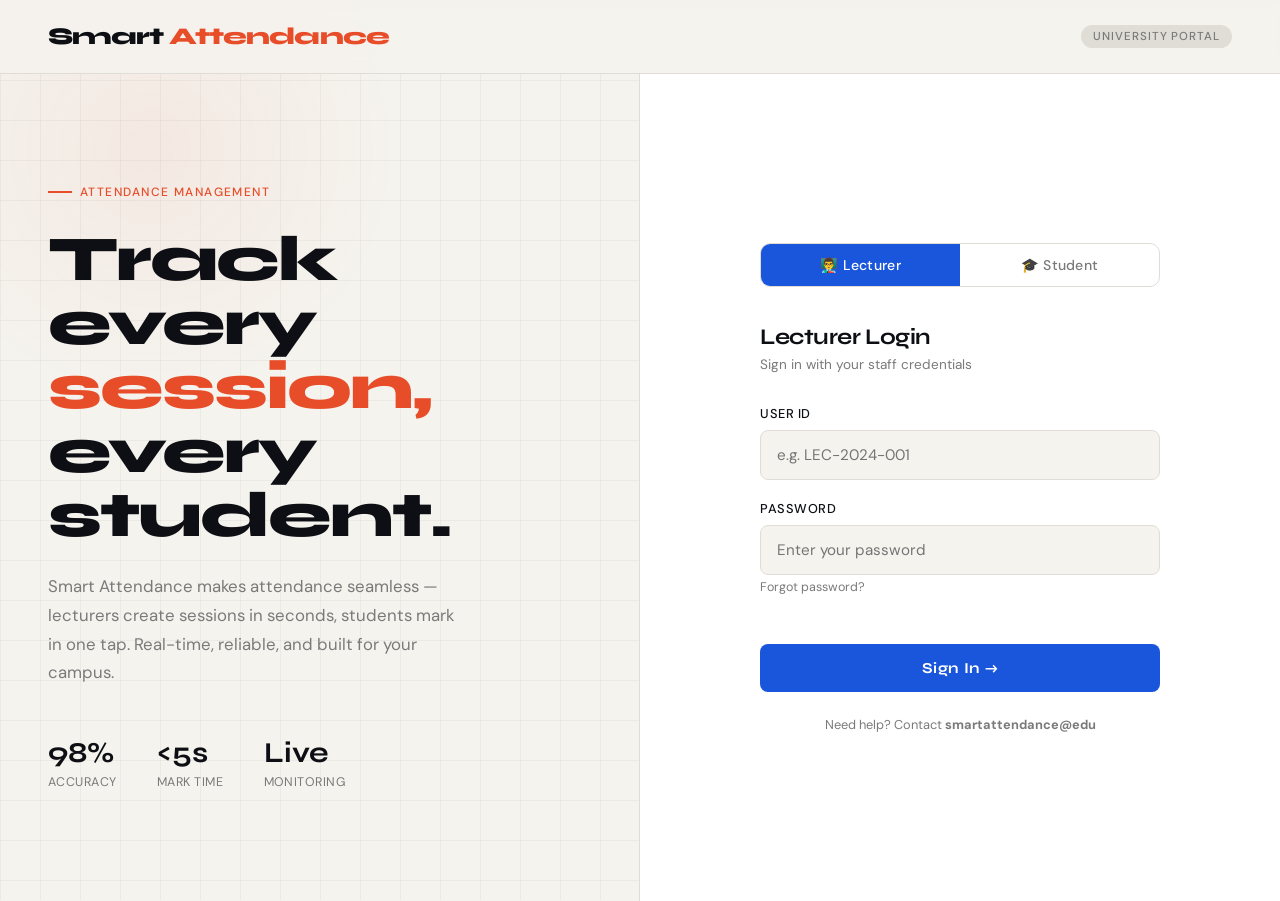
<file: index.html>
<!DOCTYPE html>
<html lang="en">
<head>
<meta charset="UTF-8">
<meta name="viewport" content="width=device-width, initial-scale=1.0">
<title>AttendX — University Attendance System</title>
<link href="https://fonts.googleapis.com/css2?family=Syne:wght@400;600;700;800&family=DM+Sans:wght@300;400;500&display=swap" rel="stylesheet">
<link rel="stylesheet" href="index.css" />
</head>
<body>

<div class="deco-circle deco-1"></div>
<div class="deco-circle deco-2"></div>

<nav>
  <a href="#" class="logo">Smart <span>Attendance <span></span></a>
  <span class="nav-badge">University Portal</span>
</nav>

<main class="hero">
  <div class="hero-left">
    <span class="eyebrow">Attendance Management</span>
    <h1>Track every <em>session,</em> every student.</h1>
    <p class="hero-desc">Smart Attendance makes attendance seamless — lecturers create sessions in seconds, students mark in one tap. Real-time, reliable, and built for your campus.</p>
    <div class="stats">
      <div class="stat-item">
        <span class="stat-num">98%</span>
        <span class="stat-label">Accuracy</span>
      </div>
      <div class="stat-item">
        <span class="stat-num">&lt;5s</span>
        <span class="stat-label">Mark Time</span>
      </div>
      <div class="stat-item">
        <span class="stat-num">Live</span>
        <span class="stat-label">Monitoring</span>
      </div>
    </div>
  </div>

  <div class="hero-right">
    <div class="login-container" id="loginContainer">

      <div class="tab-group">
        <button class="tab-btn active" data-role="lecturer" onclick="switchRole('lecturer')">👨‍🏫 Lecturer</button>
        <button class="tab-btn" data-role="student" onclick="switchRole('student')">🎓 Student</button>
      </div>

      <div>
        <h2 class="login-title" id="loginTitle">Lecturer Login</h2>
        <p class="login-subtitle" id="loginSubtitle">Sign in with your staff credentials</p>
      </div>

      <div class="error-msg" id="errorMsg">Invalid User ID or password. Please try again.</div>

      <div>
        <div class="field-group">
          <label for="userId">User ID</label>
          <input type="text" id="userId" placeholder="e.g. LEC-2024-001" autocomplete="off">
        </div>
        <div class="field-group">
          <label for="password">Password</label>
          <input type="password" id="password" placeholder="Enter your password">
          <span class="forgot">Forgot password?</span>
        </div>

        <button class="login-btn" onclick="handleLogin()">
          Sign In →
        </button>
      </div>

      <p class="login-footer">Need help? Contact <strong>smartattendance@edu</strong></p>

    </div>
  </div>
</main>

<script src="index.js"></script>

</body>
</html>
</file>
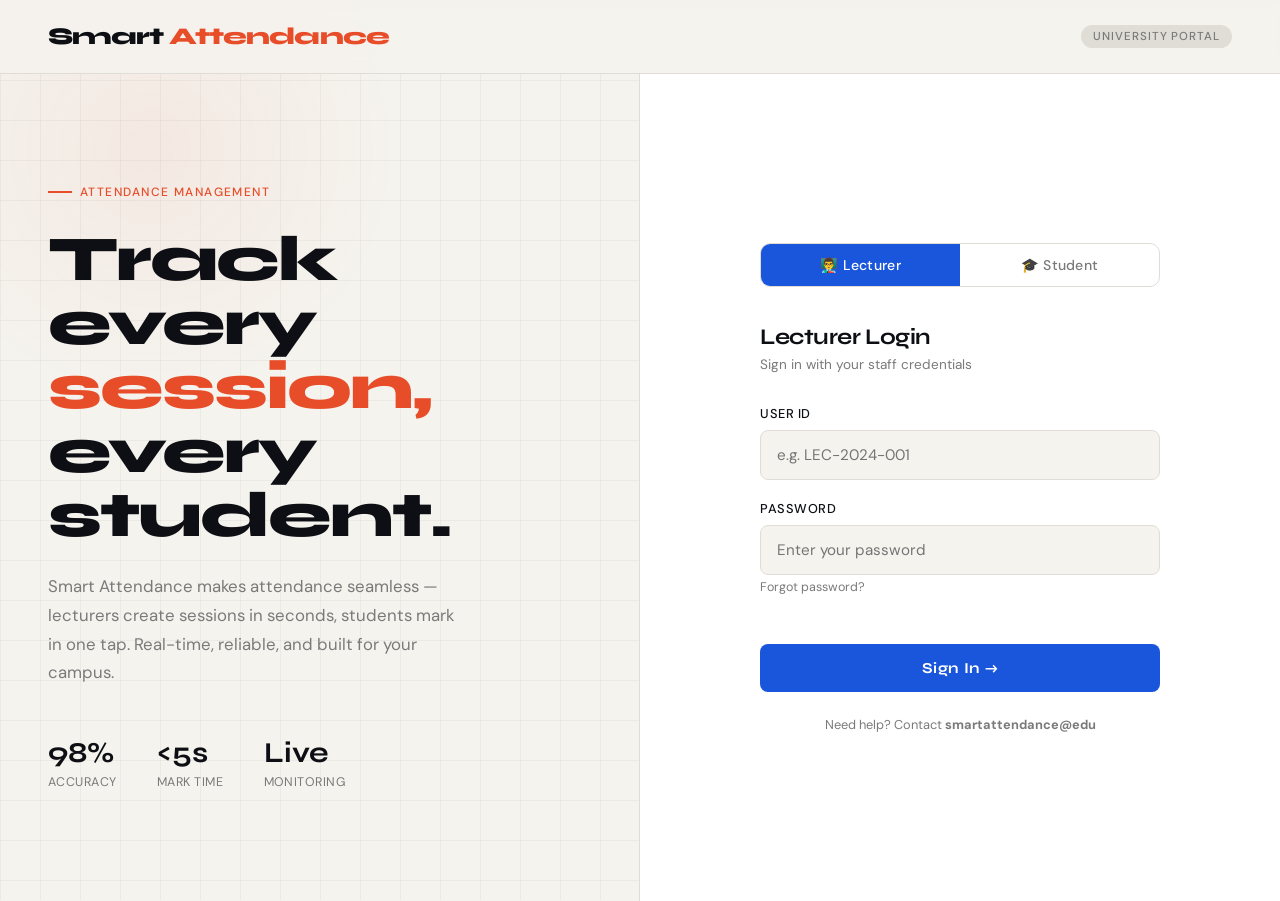
<file: landing.html>
<!DOCTYPE html>
<html lang="en">
<head>
<meta charset="UTF-8">
<meta name="viewport" content="width=device-width, initial-scale=1.0">
<title>AttendX — University Attendance System</title>
<link href="https://fonts.googleapis.com/css2?family=Syne:wght@400;600;700;800&family=DM+Sans:wght@300;400;500&display=swap" rel="stylesheet">
<link rel="stylesheet" href="landing.css" />
</head>
<body>

<div class="deco-circle deco-1"></div>
<div class="deco-circle deco-2"></div>

<nav>
  <a href="#" class="logo">Smart <span>Attendance <span></span></a>
  <span class="nav-badge">University Portal</span>
</nav>

<main class="hero">
  <div class="hero-left">
    <span class="eyebrow">Attendance Management</span>
    <h1>Track every <em>session,</em> every student.</h1>
    <p class="hero-desc">Smart Attendance makes attendance seamless — lecturers create sessions in seconds, students mark in one tap. Real-time, reliable, and built for your campus.</p>
    <div class="stats">
      <div class="stat-item">
        <span class="stat-num">98%</span>
        <span class="stat-label">Accuracy</span>
      </div>
      <div class="stat-item">
        <span class="stat-num">&lt;5s</span>
        <span class="stat-label">Mark Time</span>
      </div>
      <div class="stat-item">
        <span class="stat-num">Live</span>
        <span class="stat-label">Monitoring</span>
      </div>
    </div>
  </div>

  <div class="hero-right">
    <div class="login-container" id="loginContainer">

      <div class="tab-group">
        <button class="tab-btn active" data-role="lecturer" onclick="switchRole('lecturer')">👨‍🏫 Lecturer</button>
        <button class="tab-btn" data-role="student" onclick="switchRole('student')">🎓 Student</button>
      </div>

      <div>
        <h2 class="login-title" id="loginTitle">Lecturer Login</h2>
        <p class="login-subtitle" id="loginSubtitle">Sign in with your staff credentials</p>
      </div>

      <div class="error-msg" id="errorMsg">Invalid User ID or password. Please try again.</div>

      <div>
        <div class="field-group">
          <label for="userId">User ID</label>
          <input type="text" id="userId" placeholder="e.g. LEC-2024-001" autocomplete="off">
        </div>
        <div class="field-group">
          <label for="password">Password</label>
          <input type="password" id="password" placeholder="Enter your password">
          <span class="forgot">Forgot password?</span>
        </div>

        <button class="login-btn" onclick="handleLogin()">
          Sign In →
        </button>
      </div>

      <p class="login-footer">Need help? Contact <strong>smartattendance@edu</strong></p>

    </div>
  </div>
</main>

<script src="landing.js"></script>

</body>
</html>
</file>
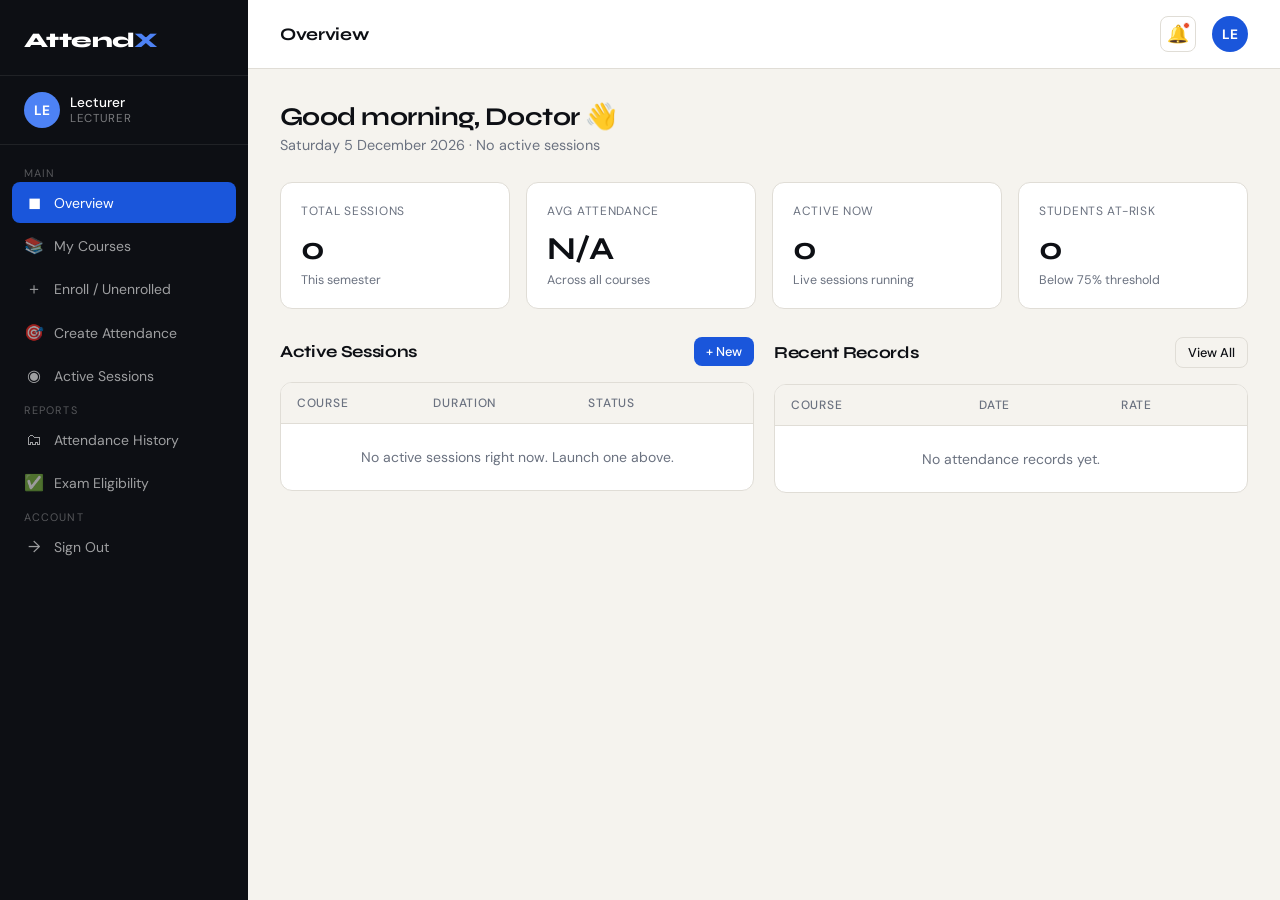
<file: lecturer.html>
<!DOCTYPE html>
<html lang="en">
<head>
<meta charset="UTF-8">
<meta name="viewport" content="width=device-width, initial-scale=1.0">
<title>AttendX — Lecturer Dashboard</title>
<link href="https://fonts.googleapis.com/css2?family=Syne:wght@400;600;700;800&family=DM+Sans:ital,wght@0,300;0,400;0,500;1,400&display=swap" rel="stylesheet">
<link rel="stylesheet" href="lecturer.css" />
</head>
<body>

<!-- ═══════════════════════════════════════════ SIDEBAR -->
<aside class="sidebar">
  <div class="sidebar-logo">Attend<span>X</span></div>
  <div class="sidebar-role">
    <div class="avatar">AO</div>
    <div class="user-info">
      <div class="user-name">Dr. Adebayo Okafor</div>
      <div class="user-role">Lecturer</div>
    </div>
  </div>
  <nav class="sidebar-nav">
    <span class="nav-section-label">Main</span>
    <a class="nav-item active" onclick="showView('overview',this)"><span class="icon">◼</span>Overview</a>
    <a class="nav-item" onclick="showView('mycourses',this)"><span class="icon">📚</span>My Courses</a>
    <a class="nav-item" onclick="showView('enroll',this)"><span class="icon">＋</span>Enroll / Unenrolled</a>
    <a class="nav-item" onclick="showView('create',this)"><span class="icon">🎯</span>Create Attendance</a>
    <a class="nav-item" onclick="showView('monitor',this)"><span class="icon">◉</span>Active Sessions</a>
    <span class="nav-section-label">Reports</span>
    <a class="nav-item" onclick="showView('history',this)"><span class="icon">🗂</span>Attendance History</a>
    <a class="nav-item" onclick="showView('eligibility',this)"><span class="icon">✅</span>Exam Eligibility</a>
    <span class="nav-section-label">Account</span>
    <a class="nav-item" onclick="signOut()"><span class="icon">→</span>Sign Out</a>
  </nav>
</aside>

<!-- ═══════════════════════════════════════════ MAIN -->
<div class="main">
  <div class="topbar">
    <div class="page-title" id="pageTitle">Overview</div>
    <div class="topbar-right">
      <button class="notif-btn">🔔<span class="notif-dot"></span></button>
      <div class="avatar" style="background:#1a56db;">AO</div>
    </div>
  </div>
  <div class="content">

    <!-- ══════════ OVERVIEW ══════════ -->
    <div class="view active" id="view-overview">
      <div class="greeting">
        <h2 id="overviewGreeting">Good day 👋</h2>
        <p id="overviewSub">Loading your dashboard...</p>
      </div>

      <!-- Stats: all populated from API -->
      <div class="stats-grid">
        <div class="stat-card">
          <div class="stat-label-sm">Total Sessions</div>
          <div class="stat-value" id="ovTotalSessions">—</div>
          <div class="stat-sub">This semester</div>
        </div>
        <div class="stat-card">
          <div class="stat-label-sm">Avg Attendance</div>
          <div class="stat-value" id="ovAvgRate">—</div>
          <div class="stat-sub">Across all courses</div>
          <span class="stat-badge badge-blue" id="ovAvgBadge" style="display:none"></span>
        </div>
        <div class="stat-card">
          <div class="stat-label-sm">Active Now</div>
          <div class="stat-value" id="ovActiveCount">—</div>
          <div class="stat-sub">Live sessions running</div>
          <span class="stat-badge badge-green" id="ovActiveBadge" style="display:none"></span>
        </div>
        <div class="stat-card">
          <div class="stat-label-sm">Students At-Risk</div>
          <div class="stat-value" id="ovAtRisk">—</div>
          <div class="stat-sub">Below 75% threshold</div>
          <span class="stat-badge badge-orange" id="ovRiskBadge" style="display:none"></span>
        </div>
      </div>

      <div class="two-col">
        <!-- Active Sessions (live only — no scheduling) -->
        <div>
          <div class="section-header">
            <span class="section-title">Active Sessions</span>
            <button class="btn btn-primary btn-sm"
              onclick="showView('create', document.querySelector('[onclick*=create]'))">
              + New
            </button>
          </div>
          <div id="ovActiveSessionsContainer">
            <div class="table-wrap">
              <table>
                <thead><tr><th>Course</th><th>Duration</th><th>Status</th><th></th></tr></thead>
                <tbody id="ovActiveSessionsBody">
                  <tr><td colspan="4" style="text-align:center;color:var(--muted);padding:24px">
                    Loading...
                  </td></tr>
                </tbody>
              </table>
            </div>
          </div>
        </div>

        <!-- Recent Records -->
        <div>
          <div class="section-header">
            <span class="section-title">Recent Records</span>
            <button class="btn btn-outline btn-sm"
              onclick="showView('history', document.querySelector('[onclick*=history]'))">
              View All
            </button>
          </div>
          <div class="table-wrap">
            <table>
              <thead><tr><th>Course</th><th>Date</th><th>Rate</th></tr></thead>
              <tbody id="ovRecentBody">
                <tr><td colspan="3" style="text-align:center;color:var(--muted);padding:24px">
                  Loading...
                </td></tr>
              </tbody>
            </table>
          </div>
        </div>
      </div>
    </div>

    <!-- ══════════ MY COURSES ══════════ -->
    <div class="view" id="view-mycourses">
      <div class="greeting">
        <h2>My Courses</h2>
        <p>Courses you are currently enrolled in</p>
      </div>
      <div id="myCoursesContainer">Loading...</div>
    </div>

    <!-- ══════════ ENROLL / UNENROLLED ══════════ -->
    <div class="view" id="view-enroll">
      <div class="greeting">
        <h2>Course Enrollment</h2>
        <p>Enroll in new courses or view courses you haven't enrolled in yet</p>
      </div>
      <div class="tabs">
        <div class="tab active" onclick="switchTab(this,'enrolled-tab')">My Enrolled Courses</div>
        <div class="tab" onclick="switchTab(this,'unenrolled-tab')">Unenrolled Courses</div>
      </div>
      <div id="enrolled-tab">
        <div id="enrolledCoursesContainer">Loading...</div>
      </div>
      <div id="unenrolled-tab" style="display:none">
        <div id="unenrolledCoursesContainer">Loading...</div>
      </div>
    </div>

    <!-- ══════════ CREATE ATTENDANCE ══════════ -->
    <div class="view" id="view-create">
      <div class="greeting">
        <h2>Create Attendance Session</h2>
        <p>Fill in the details below to open a new live session for students</p>
      </div>
      <div style="max-width:560px;background:white;border-radius:var(--radius);border:1px solid var(--border);padding:32px;">

        <div class="form-group">
          <label class="form-label">Course</label>
          <select class="form-select" id="createCourseId">
            <option value="">— Select a Course —</option>
          </select>
        </div>

        <div class="form-group">
          <label class="form-label">Lecture Room</label>
          <select class="form-select" id="createRoomId">
            <option value="">— Select a Room —</option>
          </select>
        </div>

        <div class="form-group">
          <label class="form-label">Duration (minutes)</label>
          <input class="form-input" type="number" id="createDuration"
            placeholder="e.g. 60" min="1" max="300">
        </div>

        <div class="form-group">
          <label class="form-label">Your Location</label>
          <div style="background:var(--bg);border:1.5px solid var(--border);border-radius:8px;
                      padding:12px 14px;font-size:0.88rem;display:flex;align-items:center;
                      justify-content:space-between;gap:12px">
            <span id="locationStatus" style="color:var(--muted)">
              Click detect to get your location
            </span>
            <button class="btn btn-outline btn-sm" onclick="detectLocation()">
              📍 Detect
            </button>
          </div>
          <div id="locationCoords" style="font-size:0.75rem;color:var(--muted);margin-top:6px;display:none">
            Lat: <span id="latDisplay">—</span> · Lng: <span id="lngDisplay">—</span>
          </div>
        </div>

        <div id="createError" style="display:none;background:#fff0ed;border:1px solid #f9c4b8;
             color:#c0392b;border-radius:6px;padding:10px 14px;font-size:0.82rem;margin-bottom:16px">
        </div>

        <div style="display:flex;gap:10px;margin-top:8px">
          <button class="btn btn-primary" onclick="createAttendanceSession()">
            🚀 Launch Session
          </button>
          <button class="btn btn-outline" onclick="resetCreateForm()">Reset</button>
        </div>

      </div>
    </div>

    <!-- ══════════ ACTIVE SESSIONS / LIVE MONITOR ══════════ -->
    <div class="view" id="view-monitor">
      <div class="greeting">
        <h2>Active Sessions Monitor</h2>
        <p>Real-time attendance tracking for live sessions</p>
      </div>
      <div id="monitorContainer">
        <div style="text-align:center;color:var(--muted);padding:40px">Loading sessions...</div>
      </div>
    </div>

    <!-- ══════════ ATTENDANCE HISTORY ══════════ -->
    <div class="view" id="view-history">
      <div id="historyList">
        <div class="greeting">
          <h2>Attendance History</h2>
          <p>Full session log filtered by course</p>
        </div>
        <div class="filter-row">
          <select class="form-select" id="filterCourse" onchange="loadLecturerHistory()">
            <option value="">All Courses</option>
          </select>
        </div>
        <div class="table-wrap">
          <table>
            <thead>
              <tr>
                <th>Course</th>
                <th>Date</th>
                <th>Duration</th>
                <th>Enrolled</th>
                <th>Present</th>
                <th>Absent</th>
                <th>Rate</th>
                <th></th>
              </tr>
            </thead>
            <tbody id="historyBody">
              <tr><td colspan="8" style="text-align:center;color:var(--muted);padding:24px">
                Loading...
              </td></tr>
            </tbody>
          </table>
        </div>
      </div>

      <!-- Session Detail -->
      <div id="sessionDetailView" style="display:none">
        <div class="session-detail-header">
          <div>
            <div class="breadcrumb" onclick="showHistoryList()">← Back to Attendance History</div>
            <div style="font-family:'Syne',sans-serif;font-weight:700;font-size:1.2rem"
              id="sessionDetailTitle"></div>
            <div style="font-size:0.82rem;color:var(--muted);margin-top:2px"
              id="sessionDetailMeta"></div>
          </div>
        </div>

        <div style="display:grid;grid-template-columns:repeat(4,1fr);gap:14px;margin-bottom:20px"
          id="sessionDetailStats"></div>

        <div class="tabs">
          <div class="tab active" onclick="switchDetailTab(this,'present-tab')">Present Students</div>
          <div class="tab" onclick="switchDetailTab(this,'absent-tab')">Absent Students</div>
        </div>
        <div id="present-tab">
          <div class="table-wrap">
            <table>
              <thead><tr><th>#</th><th>Student ID</th><th>Status</th></tr></thead>
              <tbody id="presentBody"></tbody>
            </table>
          </div>
        </div>
        <div id="absent-tab" style="display:none">
          <div class="table-wrap">
            <table>
              <thead><tr><th>#</th><th>Student ID</th><th>Status</th></tr></thead>
              <tbody id="absentBody"></tbody>
            </table>
          </div>
        </div>
      </div>
    </div>

    <!-- ══════════ EXAM ELIGIBILITY ══════════ -->
    <div class="view" id="view-eligibility">
      <div class="greeting">
        <h2>Exam Eligibility</h2>
        <p>Students must have ≥ 75% attendance per course to qualify for exams</p>
      </div>
      <div class="info-box">
        ℹ️ <span>Eligibility threshold is <strong>75%</strong>. Students below this mark are ineligible to sit the exam for that course.</span>
      </div>
      <div class="filter-row">
        <select class="form-select" id="eligCourseFilter" onchange="loadEligibility()">
          <option value="">Select a Course</option>
        </select>
        <button class="btn btn-success btn-sm" onclick="downloadEligibilityFile()">Export CSV</button>
      </div>
      <div id="eligSummary" style="display:flex;gap:12px;margin-bottom:20px;flex-wrap:wrap;"></div>
      <div class="table-wrap">
        <table>
          <thead>
            <tr>
              <th>#</th>
              <th>Student ID</th>
              <th>Attendance %</th>
              <th>Progress</th>
              <th>Eligibility</th>
            </tr>
          </thead>
          <tbody id="eligBody">
            <tr><td colspan="5" style="text-align:center;color:var(--muted);padding:24px">
              Select a course to view eligibility.
            </td></tr>
          </tbody>
        </table>
      </div>
    </div>

  </div><!-- /content -->
</div><!-- /main -->


<script src="lecturer.js"></script>
</body>
</html>
</file>
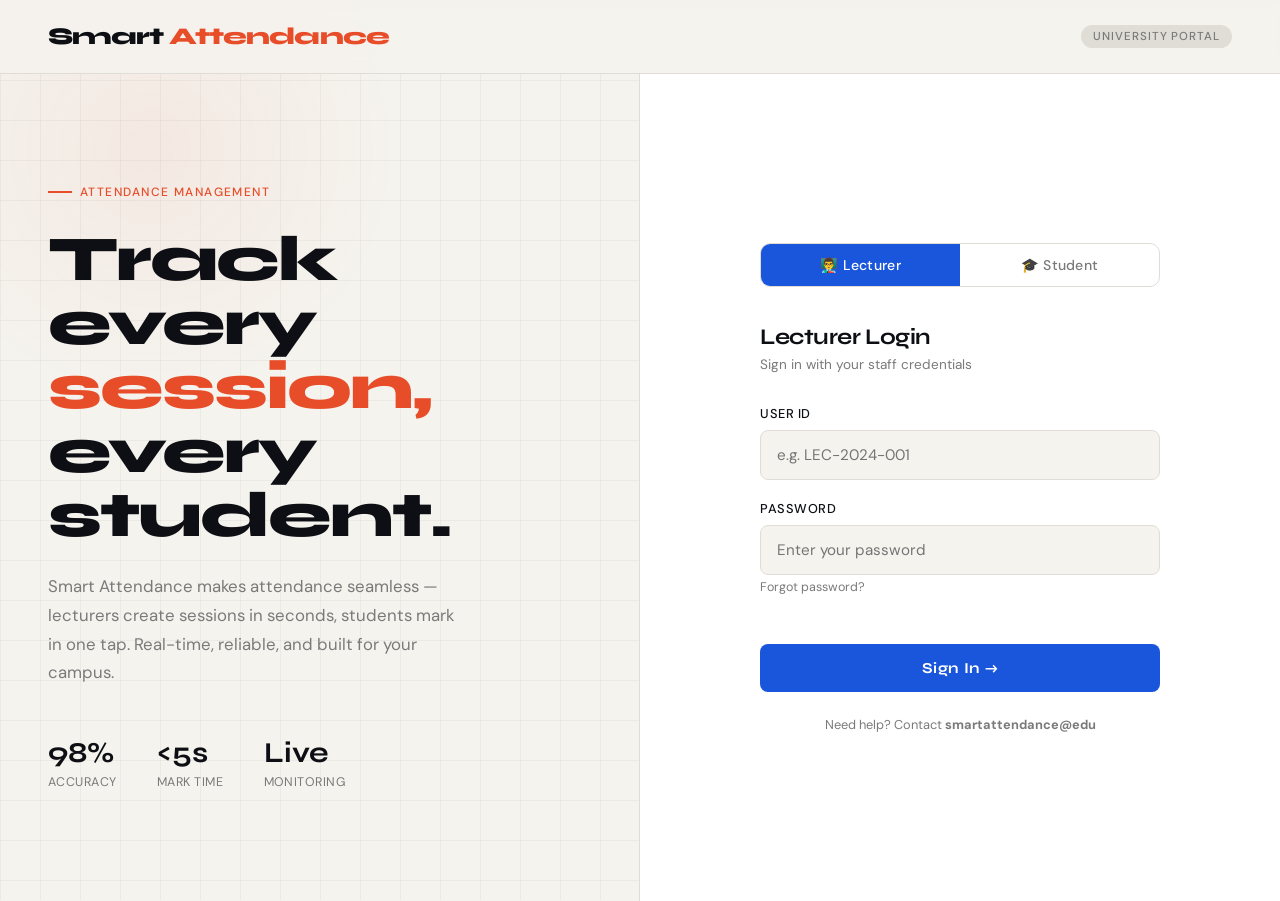
<file: register-image.html>
<!DOCTYPE html>
<html lang="en">
<head>
<meta charset="UTF-8">
<meta name="viewport" content="width=device-width, initial-scale=1.0">
<title>AttendX — Face Registration</title>
<link href="https://fonts.googleapis.com/css2?family=Syne:wght@400;600;700;800&family=DM+Sans:wght@300;400;500&display=swap" rel="stylesheet">
<link rel="stylesheet" href="register-image.css">
<style>
  /* ── Camera UI additions ── */
  .camera-wrap {
    position: relative;
    width: 100%;
    max-width: 420px;
    margin: 0 auto 1.2rem;
    border-radius: 16px;
    overflow: hidden;
    background: #0a0a0a;
    aspect-ratio: 4/3;
    display: flex;
    align-items: center;
    justify-content: center;
  }
  #cameraFeed {
    width: 100%;
    height: 100%;
    object-fit: cover;
    display: block;
    transform: scaleX(-1); /* mirror so it feels natural */
  }
  /* face guide overlay */
  .face-guide {
    position: absolute;
    inset: 0;
    display: flex;
    align-items: center;
    justify-content: center;
    pointer-events: none;
  }
  .face-oval {
    width: 52%;
    aspect-ratio: 3/4;
    border: 2.5px dashed rgba(255,255,255,0.55);
    border-radius: 50%;
  }
  /* corner accent marks */
  .face-guide::before,
  .face-guide::after {
    content: '';
    position: absolute;
    width: 18px; height: 18px;
    border-color: rgba(255,255,255,0.85);
    border-style: solid;
  }
  .face-guide::before { top: 14px; left: 14px; border-width: 2.5px 0 0 2.5px; border-radius: 3px 0 0 0; }
  .face-guide::after  { bottom: 14px; right: 14px; border-width: 0 2.5px 2.5px 0; border-radius: 0 0 3px 0; }

  .cam-status {
    position: absolute;
    bottom: 10px; left: 0; right: 0;
    text-align: center;
    font-size: 0.72rem;
    color: rgba(255,255,255,0.7);
    letter-spacing: .03em;
  }

  /* camera controls row */
  .cam-controls {
    display: flex;
    gap: .75rem;
    justify-content: center;
    margin-bottom: 1.2rem;
    flex-wrap: wrap;
  }
  .cam-btn {
    display: inline-flex;
    align-items: center;
    gap: .45rem;
    padding: .55rem 1.2rem;
    border-radius: 999px;
    border: 1.5px solid currentColor;
    font-family: 'DM Sans', sans-serif;
    font-size: .88rem;
    font-weight: 500;
    cursor: pointer;
    transition: background .15s, color .15s, opacity .15s;
    background: transparent;
  }
  .cam-btn:disabled { opacity: .38; cursor: not-allowed; }
  .cam-btn.primary  { background: #4f46e5; color: #fff; border-color: #4f46e5; }
  .cam-btn.primary:hover:not(:disabled)  { background: #4338ca; }
  .cam-btn.secondary { color: #4f46e5; border-color: #4f46e5; }
  .cam-btn.secondary:hover:not(:disabled) { background: rgba(79,70,229,.07); }
  .cam-btn.danger   { color: #dc2626; border-color: #dc2626; }
  .cam-btn.danger:hover:not(:disabled) { background: rgba(220,38,38,.07); }

  /* hidden canvas used for snapshot */
  #snapCanvas { display: none; }

  /* hide preview-wrap until a shot is taken */
  #previewWrap { display: none; }
</style>
</head>
<body>

<div class="deco-circle deco-1"></div>
<div class="deco-circle deco-2"></div>

<nav>
  <a href="#" class="logo">Smart <span>Attendance</span></a>
  <span class="nav-badge">Student Setup</span>
</nav>

<main>
  <div class="card">

    <!-- STEP INDICATOR -->
    <div class="steps">
      <div class="step done">
        <div class="step-dot">✓</div>
        <span>Account</span>
      </div>
      <div class="step-line"></div>
      <div class="step active">
        <div class="step-dot">2</div>
        <span>Face Photo</span>
      </div>
      <div class="step-line"></div>
      <div class="step">
        <div class="step-dot">3</div>
        <span>Dashboard</span>
      </div>
    </div>

    <span class="eyebrow">One Last Step</span>
    <h2 class="card-title">Register your face</h2>
    <p class="card-subtitle">Position your face inside the oval, then tap <strong>Capture</strong>. This photo is used to verify your identity when marking attendance.</p>

    <!-- ERROR / SUCCESS MESSAGES -->
    <div class="msg error"   id="errorMsg"></div>
    <div class="msg success" id="successMsg"></div>

    <!-- PROGRESS -->
    <div class="progress-wrap" id="progressWrap">
      <div class="progress-label">
        <span>Uploading photo…</span>
        <span id="progressPct">0%</span>
      </div>
      <div class="progress-bar-bg">
        <div class="progress-bar-fill" id="progressFill"></div>
      </div>
    </div>

    <!-- ── CAMERA SECTION ── -->
    <div id="cameraSection">
      <div class="camera-wrap" id="cameraWrap">
        <video id="cameraFeed" autoplay playsinline muted></video>
        <div class="face-guide"><div class="face-oval"></div></div>
        <span class="cam-status" id="camStatus">Starting camera…</span>
      </div>

      <div class="cam-controls">
        <!-- <button class="cam-btn secondary" id="switchBtn" onclick="switchCamera()" title="Flip camera">
          🔄 Flip
        </button> -->
        <button class="cam-btn primary" id="captureBtn" onclick="capturePhoto()" disabled>
         Capture
        </button>
      </div>
    </div>

    <!-- hidden canvas for snapshot -->
    <canvas id="snapCanvas"></canvas>

    <!-- IMAGE PREVIEW (shown after capture) -->
    <div class="preview-wrap" id="previewWrap">
      <img id="previewImg" src="" alt="Your captured photo">
      <div class="preview-overlay">
        <span class="preview-name" id="previewName">Photo captured ✓</span>
        <button class="cam-btn danger" onclick="retakePhoto()" style="border-width:1.5px;padding:.35rem .9rem;font-size:.82rem;">Retake</button>
      </div>
    </div>

    <!-- TIPS -->
    <div class="tips">
      <div class="tips-title">Photo guidelines</div>
      <ul>
        <li>Face clearly visible, no sunglasses</li>
        <li>Good lighting — avoid dark or backlit photos</li>
        <li>Look straight into the camera</li>
        <li>Solo photo — no other people in frame</li>
      </ul>
    </div>

    <button class="submit-btn" id="submitBtn" onclick="submitPhoto()" disabled>
      Register Face
    </button>

  </div>
</main>

<script src="resgister-image.js"></script>
<script>
/* ═══════════════════════════════════════════════
   Camera capture logic
   ═══════════════════════════════════════════════ */

let stream        = null;   // active MediaStream
let facingMode    = 'user'; // 'user' = front, 'environment' = back
let capturedBlob  = null;   // Blob ready for upload

const video       = document.getElementById('cameraFeed');
const canvas      = document.getElementById('snapCanvas');
const camStatus   = document.getElementById('camStatus');
const captureBtn  = document.getElementById('captureBtn');
const switchBtn   = document.getElementById('switchBtn');
const cameraSection = document.getElementById('cameraSection');
const previewWrap   = document.getElementById('previewWrap');
const previewImg    = document.getElementById('previewImg');
const submitBtn     = document.getElementById('submitBtn');

/* ── Start camera on load ── */
window.addEventListener('DOMContentLoaded', () => startCamera());

async function startCamera() {
  stopStream(); // tear down any previous stream
  camStatus.textContent = 'Starting camera…';
  captureBtn.disabled = true;

  try {
    stream = await navigator.mediaDevices.getUserMedia({
      video: { facingMode, width: { ideal: 1280 }, height: { ideal: 960 } },
      audio: false
    });
    video.srcObject = stream;
    video.onloadedmetadata = () => {
      video.play();
      camStatus.textContent = 'Position your face inside the oval';
      captureBtn.disabled = false;
    };
  } catch (err) {
    const msg = err.name === 'NotAllowedError'
      ? 'Camera access denied. Please allow camera permission and reload.'
      : 'Could not access camera: ' + err.message;
    showError(msg);
    camStatus.textContent = '⚠ Camera unavailable';
  }
}

function stopStream() {
  if (stream) {
    stream.getTracks().forEach(t => t.stop());
    stream = null;
  }
}

/* ── Switch front / back ── */
async function switchCamera() {
  facingMode = facingMode === 'user' ? 'environment' : 'user';
  // mirror only the front camera
  video.style.transform = facingMode === 'user' ? 'scaleX(-1)' : 'scaleX(1)';
  await startCamera();
}

/* ── Take snapshot ── */
function capturePhoto() {
  if (!stream) return;

  const w = video.videoWidth;
  const h = video.videoHeight;
  canvas.width  = w;
  canvas.height = h;

  const ctx = canvas.getContext('2d');
  // un-mirror the image so the saved file is correct
  if (facingMode === 'user') {
    ctx.translate(w, 0);
    ctx.scale(-1, 1);
  }
  ctx.drawImage(video, 0, 0, w, h);

  canvas.toBlob(blob => {
    capturedBlob = blob;

    // show preview
    const url = URL.createObjectURL(blob);
    previewImg.src = url;
    previewWrap.style.display = 'block';

    // hide live camera
    cameraSection.style.display = 'none';

    // enable upload button
    submitBtn.disabled = false;

    // stop the camera to save battery/resources
    stopStream();
  }, 'image/jpeg', 0.92);
}

/* ── Retake ── */
function retakePhoto() {
  capturedBlob = null;
  previewImg.src = '';
  previewWrap.style.display = 'none';
  cameraSection.style.display = 'block';
  submitBtn.disabled = true;
  clearMessages();
  startCamera();
}

/* ═══════════════════════════════════════════════
   Upload logic
   ═══════════════════════════════════════════════ */

async function submitPhoto() {
  if (!capturedBlob) {
    showError('Please capture a photo first.');
    return;
  }

  const token = localStorage.getItem('token');
  if (!token) {
    showError('You are not logged in. Please log in first.');
    return;
  }

  clearMessages();
  showProgress(true);
  submitBtn.disabled = true;

  // Build FormData — same field name your backend expects
  const formData = new FormData();
  formData.append('photo', capturedBlob, 'face-capture.jpg');

  try {
    // XHR gives us upload progress; swap URL to your real endpoint
    const xhr = new XMLHttpRequest();
    xhr.open('POST', 'https://your-backend.com/api/students/upload-photo');
    xhr.setRequestHeader('Authorization', 'Bearer ' + token);

    xhr.upload.onprogress = e => {
      if (e.lengthComputable) {
        const pct = Math.round((e.loaded / e.total) * 100);
        setProgress(pct);
      }
    };

    xhr.onload = () => {
      showProgress(false);
      if (xhr.status >= 200 && xhr.status < 300) {
        showSuccess('Face registered successfully! Redirecting…');
        setTimeout(() => window.location.href = 'student2.html', 1800);
      } else {
        let msg = 'Upload failed.';
        try { msg = JSON.parse(xhr.responseText).message || msg; } catch (_) {}
        showError(msg);
        submitBtn.disabled = false;
      }
    };

    xhr.onerror = () => {
      showProgress(false);
      showError('Network error. Please check your connection and try again.');
      submitBtn.disabled = false;
    };

    xhr.send(formData);

  } catch (err) {
    showProgress(false);
    showError('Unexpected error: ' + err.message);
    submitBtn.disabled = false;
  }
}

/* ── Helpers ── */
function showProgress(on) {
  document.getElementById('progressWrap').style.display = on ? 'block' : 'none';
  if (!on) setProgress(0);
}
function setProgress(pct) {
  document.getElementById('progressFill').style.width = pct + '%';
  document.getElementById('progressPct').textContent  = pct + '%';
}
function showError(msg) {
  const el = document.getElementById('errorMsg');
  el.textContent = msg;
  el.style.display = msg ? 'block' : 'none';
}
function showSuccess(msg) {
  const el = document.getElementById('successMsg');
  el.textContent = msg;
  el.style.display = msg ? 'block' : 'none';
}
function clearMessages() {
  showError(''); showSuccess('');
}
</script>
</body>
</html>
</file>
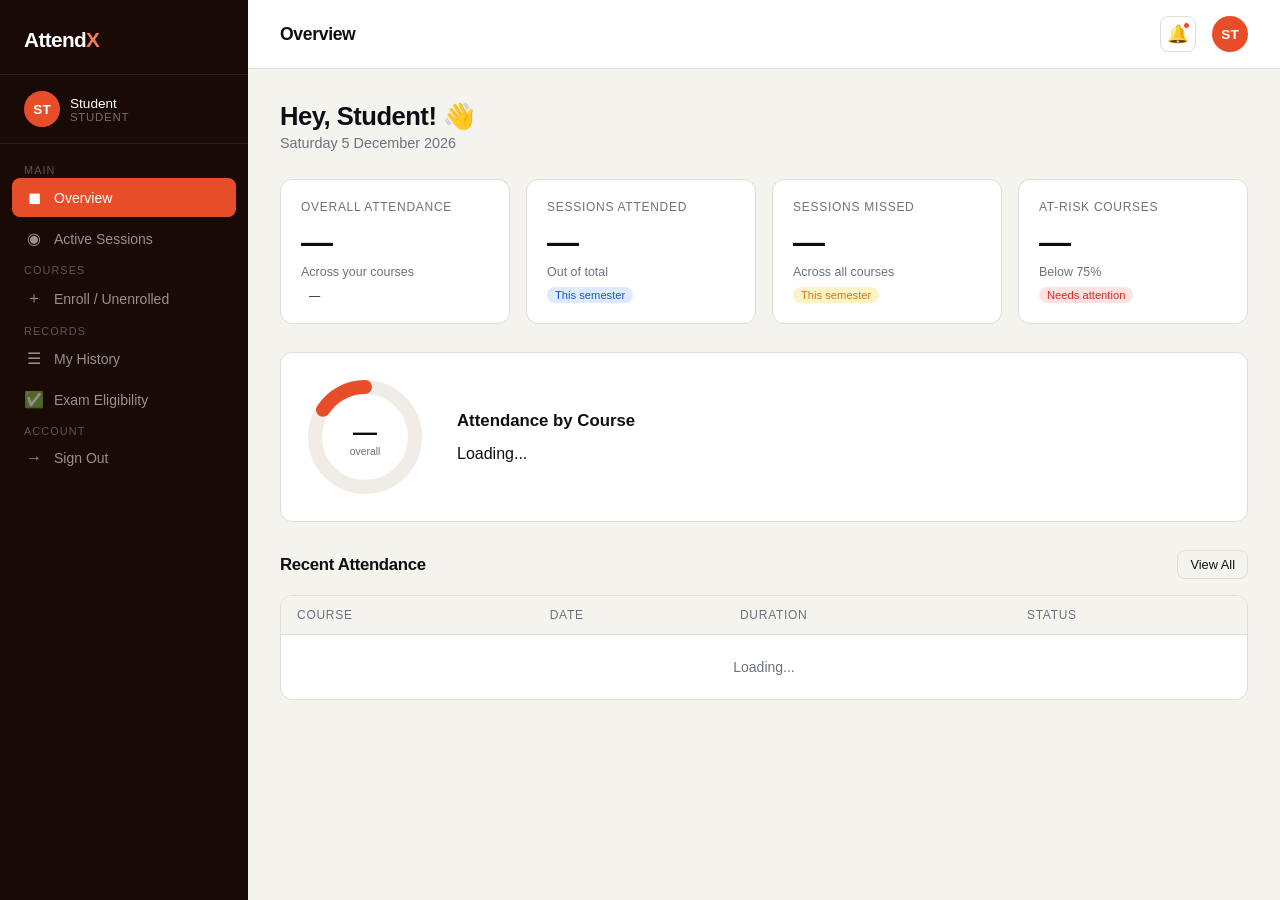
<file: student.html>
<!DOCTYPE html>
<html lang="en">
<head>
<meta charset="UTF-8">
<meta name="viewport" content="width=device-width, initial-scale=1.0">
<title>AttendX — Student Dashboard</title>
<link rel="stylesheet" href="student.css" />
</head>
<body>

<!-- ══════════════════════ SIDEBAR ══════════════════════ -->
<aside class="sidebar">
  <div class="sidebar-logo">Attend<span>X</span></div>
  <div class="sidebar-role">
    <div class="avatar">CI</div>
    <div class="user-info">
      <div class="user-name"></div>
      <div class="user-role">Student</div>
    </div>
  </div>
  <nav class="sidebar-nav">
    <span class="nav-section-label">Main</span>
    <a class="nav-item active" onclick="showView('overview',this)"><span class="icon">◼</span>Overview</a>
    <a class="nav-item" onclick="showView('sessions',this)"><span class="icon">◉</span>Active Sessions</a>
    <span class="nav-section-label">Courses</span>
    <a class="nav-item" onclick="showView('enroll',this)"><span class="icon">＋</span>Enroll / Unenrolled</a>
    <span class="nav-section-label">Records</span>
    <a class="nav-item" onclick="showView('history',this)"><span class="icon">☰</span>My History</a>
    <a class="nav-item" onclick="showView('eligibility',this)"><span class="icon">✅</span>Exam Eligibility</a>
    <span class="nav-section-label">Account</span>
    <a class="nav-item" onclick="signOut()"><span class="icon">→</span>Sign Out</a>
  </nav>
</aside>

<!-- ══════════════════════ MAIN ══════════════════════ -->
<div class="main">
  <div class="topbar">
    <div class="page-title" id="pageTitle">Overview</div>
    <div class="topbar-right">
      <button class="notif-btn">🔔<span class="notif-dot"></span></button>
      <div class="avatar">CI</div>
    </div>
  </div>

  <div class="content">

    <!-- ══════════ OVERVIEW ══════════ -->
    <div class="view active" id="view-overview">
      <div class="greeting">
        <h2 id="overviewGreeting">Hey! 👋</h2>
        <p id="overviewDate"></p>
      </div>

      <div class="stats-grid">
        <div class="stat-card">
          <div class="stat-label-sm">Overall Attendance</div>
          <div class="stat-value" id="ovOverall">—</div>
          <div class="stat-sub" id="ovCourseCount">Across your courses</div>
          <span class="stat-badge" id="ovOverallBadge">—</span>
        </div>
        <div class="stat-card">
          <div class="stat-label-sm">Sessions Attended</div>
          <div class="stat-value" id="ovAttended">—</div>
          <div class="stat-sub" id="ovAttendedSub">Out of total</div>
          <span class="stat-badge badge-blue">This semester</span>
        </div>
        <div class="stat-card">
          <div class="stat-label-sm">Sessions Missed</div>
          <div class="stat-value" id="ovMissed">—</div>
          <div class="stat-sub">Across all courses</div>
          <span class="stat-badge badge-orange">This semester</span>
        </div>
        <div class="stat-card">
          <div class="stat-label-sm">At-Risk Courses</div>
          <div class="stat-value" id="ovAtRisk">—</div>
          <div class="stat-sub" id="ovAtRiskSub">Below 75%</div>
          <span class="stat-badge badge-red">Needs attention</span>
        </div>
      </div>

      <div class="donut-section">
        <div class="donut-wrap">
          <svg width="120" height="120" viewBox="0 0 120 120">
            <circle cx="60" cy="60" r="50" fill="none" stroke="#f0ede7" stroke-width="14"/>
            <circle id="ovDonutArc" cx="60" cy="60" r="50" fill="none" stroke="#e84d2a"
              stroke-width="14" stroke-dasharray="264" stroke-dashoffset="264"
              stroke-linecap="round"/>
          </svg>
          <div class="donut-label">
            <span id="ovDonutPct">—</span>
            <span class="donut-sub">overall</span>
          </div>
        </div>
        <div class="donut-legend">
          <h3>Attendance by Course</h3>
          <div id="ovCourseBreakdown">Loading...</div>
        </div>
      </div>

      <div class="section-header" style="margin-bottom:16px">
        <span class="section-title">Recent Attendance</span>
        <button class="btn btn-outline btn-sm"
          onclick="showView('history', document.querySelector('[onclick*=history]'))">
          View All
        </button>
      </div>
      <div class="table-wrap">
        <table>
          <thead>
            <tr>
              <th>Course</th>
              <th>Date</th>
              <th>Duration</th>
              <th>Status</th>
            </tr>
          </thead>
          <tbody id="ovRecentBody">
            <tr><td colspan="4" style="text-align:center;color:var(--muted);padding:24px">Loading...</td></tr>
          </tbody>
        </table>
      </div>
    </div>

    <!-- ══════════ ACTIVE SESSIONS ══════════ -->
    <div class="view" id="view-sessions">
      <div class="greeting">
        <h2>Active Sessions</h2>
        <p>Mark your attendance before the window closes</p>
      </div>
      <div id="sessionsContainer">
        <div style="text-align:center;color:var(--muted);padding:40px">Loading sessions...</div>
      </div>
    </div>

    <!-- ══════════ ENROLL ══════════ -->
    <div class="view" id="view-enroll">
      <div class="greeting">
        <h2>Course Enrollment</h2>
        <p>Enroll into courses and view your registered courses</p>
      </div>

      <div class="tabs">
        <div class="tab active" onclick="switchTab(this,'tab-enrolled')">My Enrolled Courses</div>
        <div class="tab"        onclick="switchTab(this,'tab-unenrolled')">Available Courses</div>
      </div>

      <div id="tab-enrolled">
        <div id="enrolledCoursesContainer"></div>
      </div>

      <div id="tab-unenrolled" style="display:none">
        <div id="availableCoursesContainer">Loading.....</div>
      </div>
    </div>

    <!-- ══════════ ATTENDANCE HISTORY ══════════ -->
    <div class="view" id="view-history">
      <div class="greeting">
        <h2>My Attendance History</h2>
        <p>Full record of your attendance — filter by course or status</p>
      </div>

      <div class="filter-row">
        <select class="form-select" id="histCourse">
          <option value="">All Courses</option>
        </select>
      </div>

      <div id="histSummary" style="display:flex;gap:12px;margin-bottom:16px;flex-wrap:wrap"></div>

      <div class="table-wrap">
        <table>
          <thead>
            <tr>
              <th>Session</th>
              <th>Course Tag</th>
              <th>Date & Time</th>
              <th>Duration</th>
              <th>Status</th>
            </tr>
          </thead>
          <tbody id="histBody"></tbody>
        </table>
      </div>
    </div>

    <!-- ══════════ EXAM ELIGIBILITY ══════════ -->
    <div class="view" id="view-eligibility">
      <div class="greeting">
        <h2>Exam Eligibility</h2>
        <p>You need ≥ 75% attendance per course to qualify for exams</p>
      </div>

      <div class="info-box">
        ℹ️ <span>The exam eligibility threshold is <strong>75%</strong> per course. Courses below this mark may bar you from sitting the examination.</span>
      </div>

      <div id="eligCards" style="display:grid;grid-template-columns:repeat(3,1fr);gap:16px;margin-bottom:28px"></div>

      <div class="section-title" style="margin-bottom:16px">Detailed Breakdown</div>
      <div class="table-wrap">
        <table>
          <thead>
            <tr><th>Course</th><th>Attended</th><th>Total Sessions</th><th>Attendance %</th><th>Progress</th><th>Eligibility</th></tr>
          </thead>
          <tbody id="eligBody"></tbody>
        </table>
      </div>

      <div style="background:white;border-radius:var(--radius);border:1px solid var(--border);padding:20px;margin-top:4px">
        <div style="font-family:'Syne',sans-serif;font-weight:700;font-size:.95rem;margin-bottom:12px">How many more classes do I need to attend?</div>
        <div id="eligAdvice" style="display:flex;flex-direction:column;gap:8px"></div>
      </div>
    </div>

  </div><!-- /content -->
</div><!-- /main -->

<!-- ═══ CAMERA MODAL ═══ -->
<div class="camera-overlay" id="cameraOverlay">
  <div class="camera-title">📷 Face Verification</div>
  <div class="camera-sub">Position your face clearly in the frame, then click Capture</div>
  <video id="cameraVideo" autoplay playsinline muted></video>
  <div class="camera-btn-row">
    <button class="btn btn-primary" id="captureBtn">Capture 📸</button>
    <button class="btn btn-outline" id="cancelCameraBtn"
      style="color:white;border-color:rgba(255,255,255,0.3)">Cancel</button>
  </div>
</div>

<script src="student.js"></script>
</body>
</html>
</file>
<file: index.css>
:root {
    --ink: #0d0f14;
    --surface: #f5f3ee;
    --white: #ffffff;
    --accent: #e84d2a;
    --accent2: #1a56db;
    --muted: #7a7a7a;
    --border: #e0ddd6;
    --card: #ffffff;
    --lecturer: #1a56db;
    --student: #e84d2a;
  }

  *, *::before, *::after { box-sizing: border-box; margin: 0; padding: 0; }

  body {
    font-family: 'DM Sans', sans-serif;
    background: var(--surface);
    color: var(--ink);
    min-height: 100vh;
    display: flex;
    flex-direction: column;
    overflow-x: hidden;
  }

  /* Background grid pattern */
  body::before {
    content: '';
    position: fixed;
    inset: 0;
    background-image:
      linear-gradient(rgba(13,15,20,0.04) 1px, transparent 1px),
      linear-gradient(90deg, rgba(13,15,20,0.04) 1px, transparent 1px);
    background-size: 40px 40px;
    pointer-events: none;
    z-index: 0;
  }

  /* NAV */
  nav {
    position: relative;
    z-index: 10;
    display: flex;
    align-items: center;
    justify-content: space-between;
    padding: 22px 48px;
    border-bottom: 1px solid var(--border);
    background: rgba(245,243,238,0.85);
    backdrop-filter: blur(10px);
  }

  .logo {
    font-family: 'Syne', sans-serif;
    font-weight: 800;
    font-size: 1.5rem;
    letter-spacing: -0.04em;
    color: var(--ink);
    text-decoration: none;
  }

  .logo span { color: var(--accent); }

  .nav-badge {
    font-size: 0.72rem;
    font-weight: 500;
    letter-spacing: 0.08em;
    text-transform: uppercase;
    color: var(--muted);
    background: var(--border);
    padding: 4px 12px;
    border-radius: 100px;
  }

  /* HERO */
  .hero {
    position: relative;
    z-index: 1;
    flex: 1;
    display: grid;
    grid-template-columns: 1fr 1fr;
    min-height: calc(100vh - 73px);
  }

  .hero-left {
    display: flex;
    flex-direction: column;
    justify-content: center;
    padding: 80px 48px 80px 48px;
    border-right: 1px solid var(--border);
  }

  .eyebrow {
    display: inline-flex;
    align-items: center;
    gap: 8px;
    font-size: 0.75rem;
    font-weight: 500;
    letter-spacing: 0.12em;
    text-transform: uppercase;
    color: var(--accent);
    margin-bottom: 28px;
  }

  .eyebrow::before {
    content: '';
    display: block;
    width: 24px;
    height: 2px;
    background: var(--accent);
  }

  h1 {
    font-family: 'Syne', sans-serif;
    font-weight: 800;
    font-size: clamp(2.6rem, 5vw, 4.2rem);
    line-height: 1.0;
    letter-spacing: -0.03em;
    color: var(--ink);
    margin-bottom: 24px;
  }

  h1 em {
    font-style: normal;
    color: var(--accent);
  }

  .hero-desc {
    font-size: 1.05rem;
    color: var(--muted);
    line-height: 1.7;
    max-width: 420px;
    margin-bottom: 48px;
  }

  .stats {
    display: flex;
    gap: 40px;
  }

  .stat-num {
    font-family: 'Syne', sans-serif;
    font-weight: 700;
    font-size: 1.8rem;
    color: var(--ink);
    display: block;
  }
  .stat-label {
    font-size: 0.78rem;
    color: var(--muted);
    letter-spacing: 0.04em;
    text-transform: uppercase;
  }

  /* RIGHT: LOGIN PANEL */
  .hero-right {
    display: flex;
    flex-direction: column;
    align-items: center;
    justify-content: center;
    padding: 80px 48px;
    background: var(--white);
  }

  .login-container {
    width: 100%;
    max-width: 400px;
  }

  .tab-group {
    display: flex;
    gap: 0;
    border: 1.5px solid var(--border);
    border-radius: 10px;
    overflow: hidden;
    margin-bottom: 36px;
  }

  .tab-btn {
    flex: 1;
    padding: 12px;
    border: none;
    background: transparent;
    font-family: 'DM Sans', sans-serif;
    font-weight: 500;
    font-size: 0.88rem;
    cursor: pointer;
    transition: all 0.2s;
    color: var(--muted);
    letter-spacing: 0.02em;
  }

  .tab-btn.active[data-role="lecturer"] {
    background: var(--lecturer);
    color: white;
  }
  .tab-btn.active[data-role="student"] {
    background: var(--student);
    color: white;
  }

  .login-title {
    font-family: 'Syne', sans-serif;
    font-weight: 700;
    font-size: 1.4rem;
    letter-spacing: -0.02em;
    margin-bottom: 6px;
  }

  .login-subtitle {
    font-size: 0.85rem;
    color: var(--muted);
    margin-bottom: 32px;
  }

  .field-group {
    margin-bottom: 20px;
  }

  label {
    display: block;
    font-size: 0.8rem;
    font-weight: 500;
    letter-spacing: 0.04em;
    text-transform: uppercase;
    color: var(--ink);
    margin-bottom: 8px;
  }

  input[type="text"], input[type="password"] {
    width: 100%;
    padding: 14px 16px;
    border: 1.5px solid var(--border);
    border-radius: 8px;
    font-family: 'DM Sans', sans-serif;
    font-size: 0.95rem;
    color: var(--ink);
    background: var(--surface);
    transition: border-color 0.2s, box-shadow 0.2s;
    outline: none;
  }

  input:focus {
    border-color: var(--ink);
    box-shadow: 0 0 0 3px rgba(13,15,20,0.06);
    background: var(--white);
  }

  .role-lecturer input:focus { border-color: var(--lecturer); box-shadow: 0 0 0 3px rgba(26,86,219,0.1); }
  .role-student input:focus { border-color: var(--student); box-shadow: 0 0 0 3px rgba(232,77,42,0.1); }

  .forgot {
    text-align: right;
    margin-top: 6px;
    font-size: 0.78rem;
    color: var(--muted);
    text-decoration: none;
    cursor: pointer;
  }
  .forgot:hover { color: var(--ink); }

  .login-btn {
    width: 100%;
    padding: 15px;
    border: none;
    border-radius: 8px;
    font-family: 'Syne', sans-serif;
    font-weight: 700;
    font-size: 0.95rem;
    letter-spacing: 0.02em;
    cursor: pointer;
    margin-top: 28px;
    transition: transform 0.15s, box-shadow 0.15s;
    position: relative;
    overflow: hidden;
  }

  .login-btn::after {
    content: '';
    position: absolute;
    inset: 0;
    background: rgba(255,255,255,0.12);
    opacity: 0;
    transition: opacity 0.2s;
  }
  .login-btn:hover::after { opacity: 1; }
  .login-btn:active { transform: scale(0.98); }

  .role-lecturer .login-btn { background: var(--lecturer); color: white; }
  .role-student .login-btn { background: var(--student); color: white; }

  .login-footer {
    margin-top: 24px;
    text-align: center;
    font-size: 0.8rem;
    color: var(--muted);
  }

  /* Error msg */
  .error-msg {
    display: none;
    background: #fff0ed;
    border: 1px solid #f9c4b8;
    color: #c0392b;
    border-radius: 6px;
    padding: 10px 14px;
    font-size: 0.82rem;
    margin-bottom: 18px;
  }

  /* Decorative shapes */
  .deco-circle {
    position: fixed;
    border-radius: 50%;
    pointer-events: none;
    z-index: 0;
  }
  .deco-1 {
    width: 500px; height: 500px;
    background: radial-gradient(circle, rgba(232,77,42,0.06), transparent 70%);
    top: -100px; left: -100px;
  }
  .deco-2 {
    width: 400px; height: 400px;
    background: radial-gradient(circle, rgba(26,86,219,0.07), transparent 70%);
    bottom: -80px; right: -80px;
  }

  /* Responsive */
  @media (max-width: 900px) {
    .hero { grid-template-columns: 1fr; }
    .hero-left { display: none; }
    .hero-right { min-height: calc(100vh - 73px); padding: 40px 24px; }
    nav { padding: 16px 24px; }
  }

  /* Animations */
  @keyframes fadeUp {
    from { opacity: 0; transform: translateY(20px); }
    to { opacity: 1; transform: translateY(0); }
  }

  .login-container > * {
    animation: fadeUp 0.4s ease both;
  }
  .login-container > *:nth-child(1) { animation-delay: 0.05s; }
  .login-container > *:nth-child(2) { animation-delay: 0.1s; }
  .login-container > *:nth-child(3) { animation-delay: 0.15s; }
  .login-container > *:nth-child(4) { animation-delay: 0.2s; }
</file>
<file: landing.css>
:root {
    --ink: #0d0f14;
    --surface: #f5f3ee;
    --white: #ffffff;
    --accent: #e84d2a;
    --accent2: #1a56db;
    --muted: #7a7a7a;
    --border: #e0ddd6;
    --card: #ffffff;
    --lecturer: #1a56db;
    --student: #e84d2a;
  }

  *, *::before, *::after { box-sizing: border-box; margin: 0; padding: 0; }

  body {
    font-family: 'DM Sans', sans-serif;
    background: var(--surface);
    color: var(--ink);
    min-height: 100vh;
    display: flex;
    flex-direction: column;
    overflow-x: hidden;
  }

  /* Background grid pattern */
  body::before {
    content: '';
    position: fixed;
    inset: 0;
    background-image:
      linear-gradient(rgba(13,15,20,0.04) 1px, transparent 1px),
      linear-gradient(90deg, rgba(13,15,20,0.04) 1px, transparent 1px);
    background-size: 40px 40px;
    pointer-events: none;
    z-index: 0;
  }

  /* NAV */
  nav {
    position: relative;
    z-index: 10;
    display: flex;
    align-items: center;
    justify-content: space-between;
    padding: 22px 48px;
    border-bottom: 1px solid var(--border);
    background: rgba(245,243,238,0.85);
    backdrop-filter: blur(10px);
  }

  .logo {
    font-family: 'Syne', sans-serif;
    font-weight: 800;
    font-size: 1.5rem;
    letter-spacing: -0.04em;
    color: var(--ink);
    text-decoration: none;
  }

  .logo span { color: var(--accent); }

  .nav-badge {
    font-size: 0.72rem;
    font-weight: 500;
    letter-spacing: 0.08em;
    text-transform: uppercase;
    color: var(--muted);
    background: var(--border);
    padding: 4px 12px;
    border-radius: 100px;
  }

  /* HERO */
  .hero {
    position: relative;
    z-index: 1;
    flex: 1;
    display: grid;
    grid-template-columns: 1fr 1fr;
    min-height: calc(100vh - 73px);
  }

  .hero-left {
    display: flex;
    flex-direction: column;
    justify-content: center;
    padding: 80px 48px 80px 48px;
    border-right: 1px solid var(--border);
  }

  .eyebrow {
    display: inline-flex;
    align-items: center;
    gap: 8px;
    font-size: 0.75rem;
    font-weight: 500;
    letter-spacing: 0.12em;
    text-transform: uppercase;
    color: var(--accent);
    margin-bottom: 28px;
  }

  .eyebrow::before {
    content: '';
    display: block;
    width: 24px;
    height: 2px;
    background: var(--accent);
  }

  h1 {
    font-family: 'Syne', sans-serif;
    font-weight: 800;
    font-size: clamp(2.6rem, 5vw, 4.2rem);
    line-height: 1.0;
    letter-spacing: -0.03em;
    color: var(--ink);
    margin-bottom: 24px;
  }

  h1 em {
    font-style: normal;
    color: var(--accent);
  }

  .hero-desc {
    font-size: 1.05rem;
    color: var(--muted);
    line-height: 1.7;
    max-width: 420px;
    margin-bottom: 48px;
  }

  .stats {
    display: flex;
    gap: 40px;
  }

  .stat-item {}
  .stat-num {
    font-family: 'Syne', sans-serif;
    font-weight: 700;
    font-size: 1.8rem;
    color: var(--ink);
    display: block;
  }
  .stat-label {
    font-size: 0.78rem;
    color: var(--muted);
    letter-spacing: 0.04em;
    text-transform: uppercase;
  }

  /* RIGHT: LOGIN PANEL */
  .hero-right {
    display: flex;
    flex-direction: column;
    align-items: center;
    justify-content: center;
    padding: 80px 48px;
    background: var(--white);
  }

  .login-container {
    width: 100%;
    max-width: 400px;
  }

  .tab-group {
    display: flex;
    gap: 0;
    border: 1.5px solid var(--border);
    border-radius: 10px;
    overflow: hidden;
    margin-bottom: 36px;
  }

  .tab-btn {
    flex: 1;
    padding: 12px;
    border: none;
    background: transparent;
    font-family: 'DM Sans', sans-serif;
    font-weight: 500;
    font-size: 0.88rem;
    cursor: pointer;
    transition: all 0.2s;
    color: var(--muted);
    letter-spacing: 0.02em;
  }

  .tab-btn.active[data-role="lecturer"] {
    background: var(--lecturer);
    color: white;
  }
  .tab-btn.active[data-role="student"] {
    background: var(--student);
    color: white;
  }

  .login-title {
    font-family: 'Syne', sans-serif;
    font-weight: 700;
    font-size: 1.4rem;
    letter-spacing: -0.02em;
    margin-bottom: 6px;
  }

  .login-subtitle {
    font-size: 0.85rem;
    color: var(--muted);
    margin-bottom: 32px;
  }

  .field-group {
    margin-bottom: 20px;
  }

  label {
    display: block;
    font-size: 0.8rem;
    font-weight: 500;
    letter-spacing: 0.04em;
    text-transform: uppercase;
    color: var(--ink);
    margin-bottom: 8px;
  }

  input[type="text"], input[type="password"] {
    width: 100%;
    padding: 14px 16px;
    border: 1.5px solid var(--border);
    border-radius: 8px;
    font-family: 'DM Sans', sans-serif;
    font-size: 0.95rem;
    color: var(--ink);
    background: var(--surface);
    transition: border-color 0.2s, box-shadow 0.2s;
    outline: none;
  }

  input:focus {
    border-color: var(--ink);
    box-shadow: 0 0 0 3px rgba(13,15,20,0.06);
    background: var(--white);
  }

  .role-lecturer input:focus { border-color: var(--lecturer); box-shadow: 0 0 0 3px rgba(26,86,219,0.1); }
  .role-student input:focus { border-color: var(--student); box-shadow: 0 0 0 3px rgba(232,77,42,0.1); }

  .forgot {
    text-align: right;
    margin-top: 6px;
    font-size: 0.78rem;
    color: var(--muted);
    text-decoration: none;
    cursor: pointer;
  }
  .forgot:hover { color: var(--ink); }

  .login-btn {
    width: 100%;
    padding: 15px;
    border: none;
    border-radius: 8px;
    font-family: 'Syne', sans-serif;
    font-weight: 700;
    font-size: 0.95rem;
    letter-spacing: 0.02em;
    cursor: pointer;
    margin-top: 28px;
    transition: transform 0.15s, box-shadow 0.15s;
    position: relative;
    overflow: hidden;
  }

  .login-btn::after {
    content: '';
    position: absolute;
    inset: 0;
    background: rgba(255,255,255,0.12);
    opacity: 0;
    transition: opacity 0.2s;
  }
  .login-btn:hover::after { opacity: 1; }
  .login-btn:active { transform: scale(0.98); }

  .role-lecturer .login-btn { background: var(--lecturer); color: white; }
  .role-student .login-btn { background: var(--student); color: white; }

  .login-footer {
    margin-top: 24px;
    text-align: center;
    font-size: 0.8rem;
    color: var(--muted);
  }

  /* Error msg */
  .error-msg {
    display: none;
    background: #fff0ed;
    border: 1px solid #f9c4b8;
    color: #c0392b;
    border-radius: 6px;
    padding: 10px 14px;
    font-size: 0.82rem;
    margin-bottom: 18px;
  }

  /* Decorative shapes */
  .deco-circle {
    position: fixed;
    border-radius: 50%;
    pointer-events: none;
    z-index: 0;
  }
  .deco-1 {
    width: 500px; height: 500px;
    background: radial-gradient(circle, rgba(232,77,42,0.06), transparent 70%);
    top: -100px; left: -100px;
  }
  .deco-2 {
    width: 400px; height: 400px;
    background: radial-gradient(circle, rgba(26,86,219,0.07), transparent 70%);
    bottom: -80px; right: -80px;
  }

  /* Responsive */
  @media (max-width: 900px) {
    .hero { grid-template-columns: 1fr; }
    .hero-left { display: none; }
    .hero-right { min-height: calc(100vh - 73px); padding: 40px 24px; }
    nav { padding: 16px 24px; }
  }

  /* Animations */
  @keyframes fadeUp {
    from { opacity: 0; transform: translateY(20px); }
    to { opacity: 1; transform: translateY(0); }
  }

  .login-container > * {
    animation: fadeUp 0.4s ease both;
  }
  .login-container > *:nth-child(1) { animation-delay: 0.05s; }
  .login-container > *:nth-child(2) { animation-delay: 0.1s; }
  .login-container > *:nth-child(3) { animation-delay: 0.15s; }
  .login-container > *:nth-child(4) { animation-delay: 0.2s; }
</file>
<file: lecturer.css>
:root {
    --ink: #0d0f14;
    --bg: #f5f3ee;
    --white: #ffffff;
    --accent: #1a56db;
    --accent-light: #e8effe;
    --danger: #e84d2a;
    --success: #16a34a;
    --warn: #d97706;
    --muted: #6b7280;
    --border: #e0ddd6;
    --sidebar-w: 248px;
    --radius: 12px;
  }

  *, *::before, *::after { box-sizing: border-box; margin: 0; padding: 0; }

  body {
    font-family: 'DM Sans', sans-serif;
    background: var(--bg);
    color: var(--ink);
    display: flex;
    min-height: 100vh;
  }

  /* ─── SIDEBAR ─── */
  .sidebar {
    width: var(--sidebar-w);
    background: var(--ink);
    display: flex;
    flex-direction: column;
    position: fixed;
    top: 0; left: 0; bottom: 0;
    z-index: 100;
    overflow-y: auto;
  }
  .sidebar-logo {
    padding: 28px 24px 22px;
    font-family: 'Syne', sans-serif;
    font-weight: 800;
    font-size: 1.3rem;
    letter-spacing: -0.03em;
    color: white;
    border-bottom: 1px solid rgba(255,255,255,0.08);
    flex-shrink: 0;
  }
  .sidebar-logo span { color: #4d82f5; }
  .sidebar-role {
    padding: 16px 24px;
    display: flex;
    align-items: center;
    gap: 10px;
    border-bottom: 1px solid rgba(255,255,255,0.08);
    flex-shrink: 0;
  }
  .avatar {
    width: 36px; height: 36px;
    background: #4d82f5;
    border-radius: 50%;
    display: flex;
    align-items: center;
    justify-content: center;
    font-weight: 700;
    font-size: 0.85rem;
    color: white;
    flex-shrink: 0;
  }
  .user-name { font-size: 0.85rem; font-weight: 500; color: white; }
  .user-role { font-size: 0.72rem; color: rgba(255,255,255,0.45); text-transform: uppercase; letter-spacing: 0.06em; }
  .sidebar-nav { padding: 16px 12px; flex: 1; }
  .nav-section-label {
    font-size: 0.68rem;
    text-transform: uppercase;
    letter-spacing: 0.1em;
    color: rgba(255,255,255,0.3);
    padding: 0 12px;
    margin: 16px 0 6px;
  }
  .nav-item {
    display: flex;
    align-items: center;
    gap: 10px;
    padding: 10px 12px;
    border-radius: 8px;
    cursor: pointer;
    font-size: 0.875rem;
    color: rgba(255,255,255,0.6);
    transition: all 0.15s;
    text-decoration: none;
    margin-bottom: 2px;
  }
  .nav-item .icon { font-size: 1rem; width: 20px; text-align: center; }
  .nav-item:hover { background: rgba(255,255,255,0.07); color: white; }
  .nav-item.active { background: var(--accent); color: white; }
  .sidebar-footer { padding: 16px 12px; border-top: 1px solid rgba(255,255,255,0.08); flex-shrink: 0; }

  /* ─── MAIN ─── */
  .main { margin-left: var(--sidebar-w); flex: 1; display: flex; flex-direction: column; min-height: 100vh; }
  .topbar {
    background: white;
    border-bottom: 1px solid var(--border);
    padding: 16px 32px;
    display: flex;
    align-items: center;
    justify-content: space-between;
    position: sticky;
    top: 0;
    z-index: 50;
  }
  .page-title { font-family: 'Syne', sans-serif; font-weight: 700; font-size: 1.1rem; letter-spacing: -0.02em; }
  .topbar-right { display: flex; align-items: center; gap: 16px; }
  .notif-btn {
    width: 36px; height: 36px;
    border-radius: 8px;
    border: 1.5px solid var(--border);
    background: none;
    cursor: pointer;
    display: flex; align-items: center; justify-content: center;
    font-size: 1.1rem;
    position: relative;
    transition: background 0.15s;
  }
  .notif-btn:hover { background: var(--bg); }
  .notif-dot {
    position: absolute;
    top: 5px; right: 5px;
    width: 7px; height: 7px;
    background: var(--danger);
    border-radius: 50%;
    border: 1.5px solid white;
  }
  .content { padding: 32px; flex: 1; }

  /* ─── VIEWS ─── */
  .view { display: none; animation: fadeIn 0.25s ease; }
  .view.active { display: block; }
  @keyframes fadeIn { from { opacity: 0; transform: translateY(8px); } to { opacity: 1; transform: translateY(0); } }

  /* ─── GREETING ─── */
  .greeting { margin-bottom: 28px; }
  .greeting h2 { font-family: 'Syne', sans-serif; font-weight: 700; font-size: 1.6rem; letter-spacing: -0.02em; margin-bottom: 4px; }
  .greeting p { color: var(--muted); font-size: 0.9rem; }

  /* ─── STATS ─── */
  .stats-grid { display: grid; grid-template-columns: repeat(4, 1fr); gap: 16px; margin-bottom: 28px; }
  .stat-card {
    background: white; border-radius: var(--radius); padding: 20px;
    border: 1px solid var(--border); transition: box-shadow 0.2s;
  }
  .stat-card:hover { box-shadow: 0 4px 16px rgba(0,0,0,0.06); }
  .stat-label-sm { font-size: 0.75rem; text-transform: uppercase; letter-spacing: 0.06em; color: var(--muted); margin-bottom: 10px; }
  .stat-value { font-family: 'Syne', sans-serif; font-weight: 700; font-size: 2rem; letter-spacing: -0.03em; }
  .stat-sub { font-size: 0.78rem; color: var(--muted); margin-top: 4px; }
  .stat-badge { display: inline-block; font-size: 0.7rem; padding: 2px 8px; border-radius: 100px; margin-top: 8px; font-weight: 500; }
  .badge-green { background: #dcfce7; color: var(--success); }
  .badge-blue { background: var(--accent-light); color: var(--accent); }
  .badge-orange { background: #fef3c7; color: var(--warn); }
  .badge-red { background: #fee2e2; color: var(--danger); }

  /* ─── SECTION HEADER ─── */
  .section-header { display: flex; align-items: center; justify-content: space-between; margin-bottom: 16px; flex-wrap: wrap; gap: 8px; }
  .section-title { font-family: 'Syne', sans-serif; font-weight: 700; font-size: 1.05rem; letter-spacing: -0.02em; }

  /* ─── BUTTONS ─── */
  .btn {
    display: inline-flex; align-items: center; gap: 6px;
    padding: 9px 18px; border-radius: 8px;
    font-family: 'DM Sans', sans-serif; font-weight: 500; font-size: 0.85rem;
    cursor: pointer; border: none; transition: all 0.15s; text-decoration: none;
  }
  .btn-primary { background: var(--accent); color: white; }
  .btn-primary:hover { background: #1244c0; }
  .btn-danger { background: var(--danger); color: white; }
  .btn-danger:hover { background: #c73d1e; }
  .btn-outline { background: none; border: 1.5px solid var(--border); color: var(--ink); }
  .btn-outline:hover { background: var(--bg); }
  .btn-sm { padding: 6px 12px; font-size: 0.8rem; }
  .btn-success { background: var(--success); color: white; }
  .btn-success:hover { background: #158a40; }
  .btn-warn { background: var(--warn); color: white; }

  /* ─── TABLE ─── */
  .table-wrap { background: white; border-radius: var(--radius); border: 1px solid var(--border); overflow: hidden; margin-bottom: 20px; }
  table { width: 100%; border-collapse: collapse; }
  th {
    background: var(--bg); padding: 12px 16px; font-size: 0.75rem;
    text-transform: uppercase; letter-spacing: 0.06em; color: var(--muted);
    font-weight: 500; text-align: left; border-bottom: 1px solid var(--border);
    white-space: nowrap;
  }
  td {
    padding: 13px 16px; font-size: 0.875rem;
    border-bottom: 1px solid var(--border); color: var(--ink); vertical-align: middle;
  }
  tr:last-child td { border-bottom: none; }
  tr:hover td { background: #fafaf8; }

  /* ─── STATUS BADGES ─── */
  .status {
    display: inline-flex; align-items: center; gap: 5px;
    font-size: 0.75rem; font-weight: 500; padding: 3px 10px; border-radius: 100px;
  }
  .status::before { content: ''; width: 6px; height: 6px; border-radius: 50%; }
  .status-live { background: #dcfce7; color: var(--success); }
  .status-live::before { background: var(--success); animation: pulse 1.5s infinite; }
  .status-ended { background: #f3f4f6; color: var(--muted); }
  .status-ended::before { background: var(--muted); }
  .status-upcoming { background: #fef3c7; color: var(--warn); }
  .status-upcoming::before { background: var(--warn); }
  @keyframes pulse { 0%,100%{opacity:1} 50%{opacity:0.3} }

  /* ─── MODAL ─── */
  .modal-overlay {
    display: none; position: fixed; inset: 0;
    background: rgba(0,0,0,0.4); z-index: 200;
    align-items: center; justify-content: center;
    backdrop-filter: blur(4px);
  }
  .modal-overlay.open { display: flex; }
  .modal {
    background: white; border-radius: 16px; padding: 32px;
    width: 100%; max-width: 520px;
    box-shadow: 0 20px 60px rgba(0,0,0,0.15);
    animation: slideUp 0.25s ease;
    max-height: 90vh; overflow-y: auto;
  }
  .modal-lg { max-width: 780px; }
  @keyframes slideUp { from{transform:translateY(20px);opacity:0} to{transform:translateY(0);opacity:1} }
  .modal-title { font-family: 'Syne', sans-serif; font-weight: 700; font-size: 1.25rem; margin-bottom: 6px; }
  .modal-sub { font-size: 0.85rem; color: var(--muted); margin-bottom: 24px; }
  .form-group { margin-bottom: 18px; }
  .form-label { display: block; font-size: 0.78rem; font-weight: 500; text-transform: uppercase; letter-spacing: 0.06em; color: var(--ink); margin-bottom: 7px; }
  .form-input, .form-select {
    width: 100%; padding: 11px 14px;
    border: 1.5px solid var(--border); border-radius: 8px;
    font-family: 'DM Sans', sans-serif; font-size: 0.9rem;
    color: var(--ink); background: var(--bg); outline: none; transition: border-color 0.2s;
  }
  .form-input:focus, .form-select:focus {
    border-color: var(--accent); background: white;
    box-shadow: 0 0 0 3px rgba(26,86,219,0.08);
  }
  .modal-actions { display: flex; gap: 10px; justify-content: flex-end; margin-top: 24px; }

  /* ─── LIVE MONITOR ─── */
  .live-card {
    background: white; border-radius: var(--radius);
    border: 1.5px solid var(--border); padding: 20px 24px; margin-bottom: 16px;
  }
  .live-card-header { display: flex; align-items: flex-start; justify-content: space-between; margin-bottom: 16px; gap: 12px; }
  .live-card-title { font-family: 'Syne', sans-serif; font-weight: 700; font-size: 1.05rem; }
  .live-card-meta { font-size: 0.8rem; color: var(--muted); margin-top: 2px; }
  .progress-bar-wrap { background: var(--bg); border-radius: 100px; height: 8px; overflow: hidden; margin-bottom: 8px; }
  .progress-bar { height: 100%; border-radius: 100px; background: var(--accent); transition: width 0.5s; }
  .progress-label { display: flex; justify-content: space-between; font-size: 0.78rem; color: var(--muted); }
  .student-chips { display: flex; flex-wrap: wrap; gap: 6px; margin-top: 14px; }
  .chip {
    background: var(--accent-light); color: var(--accent);
    font-size: 0.75rem; font-weight: 500; padding: 4px 10px; border-radius: 100px;
    display: inline-flex; align-items: center; gap: 4px;
  }
  .chip-absent { background: #fee2e2; color: var(--danger); }

  /* ─── FILTER ROW ─── */
  .filter-row { display: flex; gap: 10px; margin-bottom: 20px; flex-wrap: wrap; align-items: center; }
  .filter-row .form-input, .filter-row .form-select { width: auto; padding: 8px 12px; font-size: 0.83rem; }

  /* ─── TWO COL ─── */
  .two-col { display: grid; grid-template-columns: 1fr 1fr; gap: 20px; }

  /* ─── ELIGIBILITY BAR ─── */
  .elig-bar-wrap { height: 6px; background: #f3f4f6; border-radius: 100px; overflow: hidden; }
  .elig-bar { height: 100%; border-radius: 100px; transition: width 0.4s; }
  .elig-bar.pass { background: var(--success); }
  .elig-bar.warn-bar { background: var(--warn); }
  .elig-bar.fail-bar { background: var(--danger); }

  /* ─── ELIGIBILITY BADGE ─── */
  .elig-badge { display: inline-block; font-size: 0.72rem; font-weight: 600; padding: 3px 10px; border-radius: 100px; }
  .elig-eligible { background: #dcfce7; color: var(--success); }
  .elig-warning { background: #fef3c7; color: var(--warn); }
  .elig-ineligible { background: #fee2e2; color: var(--danger); }

  /* ─── COURSE CARD ─── */
  .course-card {
    background: white; border-radius: var(--radius);
    border: 1px solid var(--border); padding: 20px; cursor: pointer;
    transition: box-shadow 0.2s, border-color 0.2s;
  }
  .course-card:hover { box-shadow: 0 4px 16px rgba(0,0,0,0.07); border-color: var(--accent); }
  .course-tag { font-family: 'Syne', sans-serif; font-weight: 700; font-size: 1.1rem; }
  .course-name { font-size: 0.82rem; color: var(--muted); margin-top: 2px; }
  .course-stats { display: flex; gap: 16px; margin-top: 14px; flex-wrap: wrap; }
  .course-stat-item { font-size: 0.78rem; color: var(--muted); }
  .course-stat-item strong { display: block; font-size: 1rem; color: var(--ink); font-family: 'Syne', sans-serif; font-weight: 700; }

  /* ─── DIVIDER ─── */
  .divider { height: 1px; background: var(--border); margin: 24px 0; }

  /* ─── TABS ─── */
  .tabs { display: flex; gap: 4px; margin-bottom: 20px; border-bottom: 2px solid var(--border); }
  .tab {
    padding: 10px 18px; font-size: 0.875rem; font-weight: 500; cursor: pointer;
    border-bottom: 2px solid transparent; margin-bottom: -2px; color: var(--muted);
    transition: all 0.15s;
  }
  .tab:hover { color: var(--ink); }
  .tab.active { color: var(--accent); border-bottom-color: var(--accent); }

  /* ─── EMPTY STATE ─── */
  .empty-state { text-align: center; padding: 48px 20px; color: var(--muted); }
  .empty-state .icon { font-size: 2.5rem; margin-bottom: 12px; }
  .empty-state p { font-size: 0.9rem; }

  /* ─── SESSION DETAIL ─── */
  .session-detail-header {
    background: white; border-radius: var(--radius); border: 1px solid var(--border);
    padding: 20px 24px; margin-bottom: 20px;
    display: flex; align-items: center; justify-content: space-between; flex-wrap: wrap; gap: 12px;
  }
  .breadcrumb { font-size: 0.8rem; color: var(--muted); margin-bottom: 4px; cursor: pointer; }
  .breadcrumb:hover { color: var(--accent); }

  /* ─── PRESENT / ABSENT PILLS ─── */
  .present-pill { background: #dcfce7; color: var(--success); padding: 2px 10px; border-radius: 100px; font-size: 0.75rem; font-weight: 500; }
  .absent-pill  { background: #fee2e2; color: var(--danger);  padding: 2px 10px; border-radius: 100px; font-size: 0.75rem; font-weight: 500; }

  /* ─── ENROLL COURSE CARD ─── */
  .enroll-card {
    background: white; border-radius: var(--radius); border: 1px solid var(--border);
    padding: 20px; display: flex; justify-content: space-between; align-items: center;
    margin-bottom: 12px; transition: box-shadow 0.2s;
  }
  .enroll-card:hover { box-shadow: 0 4px 12px rgba(0,0,0,0.06); }

  /* ─── INFO HIGHLIGHT ─── */
  .info-box {
    background: var(--accent-light); border-radius: 8px; padding: 14px 16px;
    font-size: 0.85rem; color: var(--accent); margin-bottom: 16px;
    display: flex; align-items: flex-start; gap: 8px;
  }

  /* ─── OVERVIEW EMPTY ─── */
  .overview-empty {
    background: white; border-radius: var(--radius); border: 1px solid var(--border);
    padding: 32px; text-align: center; color: var(--muted);
  }
  .overview-empty .icon { font-size: 1.8rem; margin-bottom: 8px; }
  .overview-empty p { font-size: 0.875rem; }
</file>
<file: register-image.css>
:root {
    --ink: #0d0f14;
    --surface: #f5f3ee;
    --white: #ffffff;
    --accent: #e84d2a;
    --muted: #7a7a7a;
    --border: #e0ddd6;
    --student: #e84d2a;
    --success: #16a34a;
    --success-bg: #f0fdf4;
    --success-border: #bbf7d0;
  }

  *, *::before, *::after { box-sizing: border-box; margin: 0; padding: 0; }

  body {
    font-family: 'DM Sans', sans-serif;
    background: var(--surface);
    color: var(--ink);
    min-height: 100vh;
    display: flex;
    flex-direction: column;
    overflow-x: hidden;
  }

  body::before {
    content: '';
    position: fixed;
    inset: 0;
    background-image:
      linear-gradient(rgba(13,15,20,0.04) 1px, transparent 1px),
      linear-gradient(90deg, rgba(13,15,20,0.04) 1px, transparent 1px);
    background-size: 40px 40px;
    pointer-events: none;
    z-index: 0;
  }

  nav {
    position: relative;
    z-index: 10;
    display: flex;
    align-items: center;
    justify-content: space-between;
    padding: 22px 48px;
    border-bottom: 1px solid var(--border);
    background: rgba(245,243,238,0.85);
    backdrop-filter: blur(10px);
  }

  .logo {
    font-family: 'Syne', sans-serif;
    font-weight: 800;
    font-size: 1.5rem;
    letter-spacing: -0.04em;
    color: var(--ink);
    text-decoration: none;
  }
  .logo span { color: var(--accent); }

  .nav-badge {
    font-size: 0.72rem;
    font-weight: 500;
    letter-spacing: 0.08em;
    text-transform: uppercase;
    color: var(--muted);
    background: var(--border);
    padding: 4px 12px;
    border-radius: 100px;
  }

  .deco-circle {
    position: fixed;
    border-radius: 50%;
    pointer-events: none;
    z-index: 0;
  }
  .deco-1 {
    width: 500px; height: 500px;
    background: radial-gradient(circle, rgba(232,77,42,0.06), transparent 70%);
    top: -100px; left: -100px;
  }
  .deco-2 {
    width: 400px; height: 400px;
    background: radial-gradient(circle, rgba(26,86,219,0.07), transparent 70%);
    bottom: -80px; right: -80px;
  }

  /* MAIN LAYOUT */
  main {
    position: relative;
    z-index: 1;
    flex: 1;
    display: flex;
    align-items: center;
    justify-content: center;
    padding: 60px 24px;
  }

  .card {
    background: var(--white);
    border: 1.5px solid var(--border);
    border-radius: 16px;
    width: 100%;
    max-width: 480px;
    padding: 48px 40px;
    animation: fadeUp 0.5s ease both;
  }

  @keyframes fadeUp {
    from { opacity: 0; transform: translateY(24px); }
    to { opacity: 1; transform: translateY(0); }
  }

  /* STEP INDICATOR */
  .steps {
    display: flex;
    align-items: center;
    gap: 0;
    margin-bottom: 40px;
  }

  .step {
    display: flex;
    align-items: center;
    gap: 8px;
    font-size: 0.78rem;
    font-weight: 500;
    letter-spacing: 0.04em;
    text-transform: uppercase;
    color: var(--muted);
  }

  .step.done { color: var(--success); }
  .step.active { color: var(--student); }

  .step-dot {
    width: 24px; height: 24px;
    border-radius: 50%;
    border: 1.5px solid var(--border);
    display: flex; align-items: center; justify-content: center;
    font-size: 0.7rem;
    font-weight: 700;
    flex-shrink: 0;
    background: var(--white);
    color: var(--muted);
  }

  .step.done .step-dot {
    background: var(--success);
    border-color: var(--success);
    color: white;
  }

  .step.active .step-dot {
    background: var(--student);
    border-color: var(--student);
    color: white;
  }

  .step-line {
    flex: 1;
    height: 1.5px;
    background: var(--border);
    margin: 0 8px;
  }

  /* HEADER */
  .eyebrow {
    display: inline-flex;
    align-items: center;
    gap: 8px;
    font-size: 0.75rem;
    font-weight: 500;
    letter-spacing: 0.12em;
    text-transform: uppercase;
    color: var(--student);
    margin-bottom: 12px;
  }
  .eyebrow::before {
    content: '';
    display: block;
    width: 20px; height: 2px;
    background: var(--student);
  }

  .card-title {
    font-family: 'Syne', sans-serif;
    font-weight: 800;
    font-size: 1.7rem;
    letter-spacing: -0.03em;
    line-height: 1.1;
    margin-bottom: 10px;
  }

  .card-subtitle {
    font-size: 0.88rem;
    color: var(--muted);
    line-height: 1.6;
    margin-bottom: 36px;
  }

  /* UPLOAD ZONE */
  .upload-zone {
    border: 2px dashed var(--border);
    border-radius: 12px;
    padding: 36px 24px;
    text-align: center;
    cursor: pointer;
    transition: border-color 0.2s, background 0.2s;
    position: relative;
    margin-bottom: 24px;
    background: var(--surface);
  }

  .upload-zone:hover, .upload-zone.drag-over {
    border-color: var(--student);
    background: #fff5f2;
  }

  .upload-zone input[type="file"] {
    position: absolute;
    inset: 0;
    opacity: 0;
    cursor: pointer;
    width: 100%;
    height: 100%;
  }

  .upload-icon {
    width: 56px; height: 56px;
    border-radius: 50%;
    background: #fff0ed;
    border: 1.5px solid #f9c4b8;
    display: flex; align-items: center; justify-content: center;
    margin: 0 auto 16px;
    font-size: 1.5rem;
    transition: transform 0.2s;
  }

  .upload-zone:hover .upload-icon { transform: scale(1.08); }

  .upload-primary {
    font-family: 'Syne', sans-serif;
    font-weight: 700;
    font-size: 0.95rem;
    color: var(--ink);
    margin-bottom: 4px;
  }

  .upload-secondary {
    font-size: 0.8rem;
    color: var(--muted);
  }

  /* PREVIEW */
  .preview-wrap {
    display: none;
    position: relative;
    margin-bottom: 24px;
    border-radius: 12px;
    overflow: hidden;
    border: 1.5px solid var(--border);
    background: var(--ink);
  }

  .preview-wrap img {
    width: 100%;
    height: 220px;
    object-fit: cover;
    display: block;
  }

  .preview-overlay {
    position: absolute;
    bottom: 0; left: 0; right: 0;
    padding: 12px 16px;
    background: linear-gradient(transparent, rgba(13,15,20,0.7));
    display: flex;
    align-items: center;
    justify-content: space-between;
  }

  .preview-name {
    font-size: 0.8rem;
    color: rgba(255,255,255,0.85);
    font-weight: 500;
    white-space: nowrap;
    overflow: hidden;
    text-overflow: ellipsis;
    max-width: 200px;
  }

  .change-btn {
    font-size: 0.75rem;
    font-weight: 600;
    color: white;
    background: rgba(255,255,255,0.15);
    border: 1px solid rgba(255,255,255,0.25);
    border-radius: 6px;
    padding: 4px 10px;
    cursor: pointer;
    transition: background 0.2s;
    flex-shrink: 0;
  }
  .change-btn:hover { background: rgba(255,255,255,0.25); }

  /* TIPS */
  .tips {
    background: #fff8f6;
    border: 1px solid #fde8e2;
    border-radius: 10px;
    padding: 16px 18px;
    margin-bottom: 28px;
  }

  .tips-title {
    font-size: 0.78rem;
    font-weight: 600;
    letter-spacing: 0.06em;
    text-transform: uppercase;
    color: var(--student);
    margin-bottom: 10px;
  }

  .tips ul {
    list-style: none;
    display: flex;
    flex-direction: column;
    gap: 6px;
  }

  .tips li {
    font-size: 0.82rem;
    color: var(--muted);
    display: flex;
    align-items: center;
    gap: 8px;
  }

  .tips li::before {
    content: '✓';
    color: var(--student);
    font-weight: 700;
    font-size: 0.75rem;
    flex-shrink: 0;
  }

  /* SUBMIT BTN */
  .submit-btn {
    width: 100%;
    padding: 15px;
    border: none;
    border-radius: 8px;
    font-family: 'Syne', sans-serif;
    font-weight: 700;
    font-size: 0.95rem;
    letter-spacing: 0.02em;
    cursor: pointer;
    background: var(--student);
    color: white;
    transition: transform 0.15s, opacity 0.2s;
    position: relative;
    overflow: hidden;
  }

  .submit-btn:disabled {
    opacity: 0.5;
    cursor: not-allowed;
  }

  .submit-btn:not(:disabled):hover { opacity: 0.9; }
  .submit-btn:not(:disabled):active { transform: scale(0.98); }

  .submit-btn::after {
    content: '';
    position: absolute;
    inset: 0;
    background: rgba(255,255,255,0.12);
    opacity: 0;
    transition: opacity 0.2s;
  }
  .submit-btn:not(:disabled):hover::after { opacity: 1; }

  /* MESSAGES */
  .msg {
    display: none;
    border-radius: 8px;
    padding: 12px 16px;
    font-size: 0.84rem;
    margin-bottom: 20px;
  }

  .msg.error {
    background: #fff0ed;
    border: 1px solid #f9c4b8;
    color: #c0392b;
  }

  .msg.success {
    background: var(--success-bg);
    border: 1px solid var(--success-border);
    color: var(--success);
    font-weight: 500;
  }

  /* PROGRESS BAR */
  .progress-wrap {
    display: none;
    margin-bottom: 20px;
  }

  .progress-label {
    font-size: 0.78rem;
    color: var(--muted);
    margin-bottom: 6px;
    display: flex;
    justify-content: space-between;
  }

  .progress-bar-bg {
    height: 4px;
    background: var(--border);
    border-radius: 100px;
    overflow: hidden;
  }

  .progress-bar-fill {
    height: 100%;
    background: var(--student);
    border-radius: 100px;
    width: 0%;
    transition: width 0.3s ease;
  }

  /* SKIP */
  .skip-link {
    display: block;
    text-align: center;
    margin-top: 16px;
    font-size: 0.8rem;
    color: var(--muted);
    cursor: pointer;
    text-decoration: underline;
    text-underline-offset: 3px;
  }
  .skip-link:hover { color: var(--ink); }

  @media (max-width: 600px) {
    nav { padding: 16px 20px; }
    .card { padding: 32px 24px; }
  }
</file>
<file: student.css>
:root {
    --ink: #0d0f14;
    --bg: #f5f3ee;
    --white: #ffffff;
    --accent: #e84d2a;
    --accent-light: #fff0ed;
    --blue: #1a56db;
    --success: #16a34a;
    --warn: #d97706;
    --danger: #dc2626;
    --muted: #6b7280;
    --border: #e0ddd6;
    --sidebar-w: 248px;
    --radius: 12px;
  }

  *, *::before, *::after { box-sizing: border-box; margin: 0; padding: 0; }

  body {
    font-family: 'DM Sans', sans-serif;
    background: var(--bg);
    color: var(--ink);
    display: flex;
    min-height: 100vh;
  }

  /* ─── SIDEBAR ─── */
  .sidebar {
    width: var(--sidebar-w);
    background: #1a0a06;
    display: flex;
    flex-direction: column;
    position: fixed;
    top: 0; left: 0; bottom: 0;
    z-index: 100;
    overflow-y: auto;
  }
  .sidebar-logo {
    padding: 28px 24px 22px;
    font-family: 'Syne', sans-serif;
    font-weight: 800;
    font-size: 1.3rem;
    letter-spacing: -0.03em;
    color: white;
    border-bottom: 1px solid rgba(255,255,255,0.08);
    flex-shrink: 0;
  }
  .sidebar-logo span { color: #f47b5e; }
  .sidebar-role {
    padding: 16px 24px;
    display: flex;
    align-items: center;
    gap: 10px;
    border-bottom: 1px solid rgba(255,255,255,0.08);
    flex-shrink: 0;
  }
  .avatar {
    width: 36px; height: 36px;
    background: var(--accent);
    border-radius: 50%;
    display: flex; align-items: center; justify-content: center;
    font-weight: 700; font-size: 0.85rem; color: white; flex-shrink: 0;
  }
  .user-name { font-size: 0.85rem; font-weight: 500; color: white; }
  .user-role { font-size: 0.72rem; color: rgba(255,255,255,0.4); text-transform: uppercase; letter-spacing: 0.06em; }
  .sidebar-nav { padding: 16px 12px; flex: 1; }
  .nav-section-label {
    font-size: 0.68rem; text-transform: uppercase; letter-spacing: 0.1em;
    color: rgba(255,255,255,0.3); padding: 0 12px; margin: 16px 0 6px;
  }
  .nav-item {
    display: flex; align-items: center; gap: 10px;
    padding: 10px 12px; border-radius: 8px; cursor: pointer;
    font-size: 0.875rem; color: rgba(255,255,255,0.55);
    transition: all 0.15s; text-decoration: none; margin-bottom: 2px;
  }
  .nav-item .icon { font-size: 1rem; width: 20px; text-align: center; }
  .nav-item:hover { background: rgba(255,255,255,0.07); color: white; }
  .nav-item.active { background: var(--accent); color: white; }

  /* ─── MAIN ─── */
  .main { margin-left: var(--sidebar-w); flex: 1; display: flex; flex-direction: column; min-height: 100vh; }
  .topbar {
    background: white; border-bottom: 1px solid var(--border);
    padding: 16px 32px; display: flex; align-items: center; justify-content: space-between;
    position: sticky; top: 0; z-index: 50;
  }
  .page-title { font-family: 'Syne', sans-serif; font-weight: 700; font-size: 1.1rem; letter-spacing: -0.02em; }
  .topbar-right { display: flex; align-items: center; gap: 16px; }
  .notif-btn {
    width: 36px; height: 36px; border-radius: 8px; border: 1.5px solid var(--border);
    background: none; cursor: pointer; display: flex; align-items: center; justify-content: center;
    font-size: 1.1rem; position: relative; transition: background 0.15s;
  }
  .notif-btn:hover { background: var(--bg); }
  .notif-dot {
    position: absolute; top: 5px; right: 5px;
    width: 7px; height: 7px; background: var(--accent); border-radius: 50%; border: 1.5px solid white;
  }
  .content { padding: 32px; flex: 1; }

  /* ─── VIEWS ─── */
  .view { display: none; animation: fadeIn 0.25s ease; }
  .view.active { display: block; }
  @keyframes fadeIn { from { opacity: 0; transform: translateY(8px); } to { opacity: 1; transform: translateY(0); } }

  /* ─── COMMON ─── */
  .greeting { margin-bottom: 28px; }
  .greeting h2 { font-family: 'Syne', sans-serif; font-weight: 700; font-size: 1.6rem; letter-spacing: -0.02em; margin-bottom: 4px; }
  .greeting p { color: var(--muted); font-size: 0.9rem; }

  .stats-grid { display: grid; grid-template-columns: repeat(4, 1fr); gap: 16px; margin-bottom: 28px; }
  .stat-card {
    background: white; border-radius: var(--radius); padding: 20px;
    border: 1px solid var(--border); transition: box-shadow 0.2s;
  }
  .stat-card:hover { box-shadow: 0 4px 16px rgba(0,0,0,0.06); }
  .stat-label-sm { font-size: 0.75rem; text-transform: uppercase; letter-spacing: 0.06em; color: var(--muted); margin-bottom: 10px; }
  .stat-value { font-family: 'Syne', sans-serif; font-weight: 700; font-size: 2rem; letter-spacing: -0.03em; }
  .stat-sub { font-size: 0.78rem; color: var(--muted); margin-top: 4px; }
  .stat-badge { display: inline-block; font-size: 0.7rem; padding: 2px 8px; border-radius: 100px; margin-top: 8px; font-weight: 500; }
  .badge-green { background: #dcfce7; color: var(--success); }
  .badge-red { background: #fee2e2; color: var(--danger); }
  .badge-orange { background: #fef3c7; color: var(--warn); }
  .badge-blue { background: #e0eaff; color: var(--blue); }

  .section-header { display: flex; align-items: center; justify-content: space-between; margin-bottom: 16px; flex-wrap: wrap; gap: 8px; }
  .section-title { font-family: 'Syne', sans-serif; font-weight: 700; font-size: 1.05rem; letter-spacing: -0.02em; }

  .btn {
    display: inline-flex; align-items: center; gap: 6px;
    padding: 9px 18px; border-radius: 8px;
    font-family: 'DM Sans', sans-serif; font-weight: 500; font-size: 0.85rem;
    cursor: pointer; border: none; transition: all 0.15s; text-decoration: none;
  }
  .btn-primary { background: var(--accent); color: white; }
  .btn-primary:hover { background: #c73d1e; }
  .btn-outline { background: none; border: 1.5px solid var(--border); color: var(--ink); }
  .btn-outline:hover { background: var(--bg); }
  .btn-sm { padding: 6px 12px; font-size: 0.8rem; }
  .btn-success { background: var(--success); color: white; }
  .btn-success:hover { background: #158a40; }

  .table-wrap { background: white; border-radius: var(--radius); border: 1px solid var(--border); overflow: hidden; margin-bottom: 20px; }
  table { width: 100%; border-collapse: collapse; }
  th {
    background: var(--bg); padding: 12px 16px; font-size: 0.75rem;
    text-transform: uppercase; letter-spacing: 0.06em; color: var(--muted);
    font-weight: 500; text-align: left; border-bottom: 1px solid var(--border); white-space: nowrap;
  }
  td { padding: 13px 16px; font-size: 0.875rem; border-bottom: 1px solid var(--border); color: var(--ink); vertical-align: middle; }
  tr:last-child td { border-bottom: none; }
  tr:hover td { background: #fafaf8; }

  .status {
    display: inline-flex; align-items: center; gap: 5px;
    font-size: 0.75rem; font-weight: 500; padding: 3px 10px; border-radius: 100px;
  }
  .status::before { content: ''; width: 6px; height: 6px; border-radius: 50%; }
  .status-present { background: #dcfce7; color: var(--success); }
  .status-present::before { background: var(--success); }
  .status-absent  { background: #fee2e2; color: var(--danger); }
  .status-absent::before  { background: var(--danger); }
  .status-live { background: #dcfce7; color: var(--success); }
  .status-live::before { background: var(--success); animation: pulse 1.5s infinite; }
  @keyframes pulse { 0%,100%{opacity:1} 50%{opacity:.3} }

  /* ─── SESSION CARD ─── */
  .session-card {
    background: white; border-radius: 16px; border: 2px solid var(--border);
    padding: 24px; margin-bottom: 16px; transition: box-shadow 0.2s;
  }
  .session-card.has-session { border-color: var(--accent); box-shadow: 0 0 0 4px rgba(232,77,42,0.08); }
  .session-course { font-family: 'Syne', sans-serif; font-weight: 800; font-size: 1.35rem; letter-spacing: -0.02em; margin-bottom: 4px; }
  .session-meta { font-size: 0.85rem; color: var(--muted); }

  .mark-btn {
    padding: 13px 28px; font-family: 'Syne', sans-serif; font-weight: 700; font-size: 0.95rem;
    background: var(--accent); color: white; border: none; border-radius: 10px; cursor: pointer;
    transition: transform 0.15s, box-shadow 0.15s, background 0.15s; letter-spacing: 0.01em; white-space: nowrap;
  }
  .mark-btn:hover { background: #c73d1e; transform: translateY(-1px); box-shadow: 0 6px 20px rgba(232,77,42,0.35); }
  .mark-btn:active { transform: scale(0.97); }
  .mark-btn:disabled { cursor: default; transform: none; box-shadow: none; }

  .timer-bar-wrap { background: var(--bg); border-radius: 100px; height: 6px; overflow: hidden; margin: 16px 0 8px; }
  .timer-bar { height: 100%; border-radius: 100px; background: var(--accent); transition: width 1s linear; }
  .timer-label { font-size: 0.8rem; color: var(--muted); display: flex; justify-content: space-between; }

  /* ─── DONUT ─── */
  .donut-section {
    display: grid; grid-template-columns: auto 1fr; gap: 32px;
    align-items: center; margin-bottom: 28px;
    background: white; border-radius: var(--radius); border: 1px solid var(--border); padding: 24px;
  }
  .donut-wrap { position: relative; width: 120px; height: 120px; }
  .donut-wrap svg { transform: rotate(-90deg); }
  .donut-wrap .donut-label {
    position: absolute; inset: 0; display: flex; flex-direction: column;
    align-items: center; justify-content: center;
    font-family: 'Syne', sans-serif; font-weight: 800; font-size: 1.5rem; color: var(--ink);
  }
  .donut-wrap .donut-sub { font-size: 0.65rem; color: var(--muted); font-family: 'DM Sans', sans-serif; font-weight: 400; }
  .donut-legend h3 { font-family: 'Syne', sans-serif; font-weight: 700; font-size: 1.05rem; margin-bottom: 14px; }

  /* ─── COURSE PROGRESS ─── */
  .course-progress {
    background: white; border-radius: var(--radius); border: 1px solid var(--border);
    padding: 16px 20px; margin-bottom: 10px;
  }
  .cp-header { display: flex; justify-content: space-between; align-items: center; margin-bottom: 10px; }
  .cp-name { font-weight: 600; font-size: 0.9rem; }
  .cp-pct { font-family: 'Syne', sans-serif; font-weight: 700; font-size: 0.95rem; }
  .cp-bar-wrap { background: var(--bg); border-radius: 100px; height: 6px; overflow: hidden; }
  .cp-bar { height: 100%; border-radius: 100px; }

  /* ─── TABS ─── */
  .tabs { display: flex; gap: 4px; margin-bottom: 20px; border-bottom: 2px solid var(--border); }
  .tab {
    padding: 10px 18px; font-size: 0.875rem; font-weight: 500; cursor: pointer;
    border-bottom: 2px solid transparent; margin-bottom: -2px; color: var(--muted); transition: all 0.15s;
  }
  .tab:hover { color: var(--ink); }
  .tab.active { color: var(--accent); border-bottom-color: var(--accent); }

  /* ─── FILTER ROW ─── */
  .filter-row { display: flex; gap: 10px; margin-bottom: 20px; flex-wrap: wrap; align-items: center; }
  .filter-row .form-input, .filter-row .form-select {
    padding: 8px 12px; border: 1.5px solid var(--border); border-radius: 8px;
    font-family: 'DM Sans', sans-serif; font-size: 0.83rem; background: white; outline: none; color: var(--ink);
  }
  .filter-row .form-input:focus, .filter-row .form-select:focus { border-color: var(--accent); }

  /* ─── MODAL ─── */
  .modal-overlay {
    display: none; position: fixed; inset: 0; background: rgba(0,0,0,0.4);
    z-index: 200; align-items: center; justify-content: center; backdrop-filter: blur(4px);
  }
  .modal-overlay.open { display: flex; }
  .modal {
    background: white; border-radius: 16px; padding: 32px;
    width: 100%; max-width: 420px;
    box-shadow: 0 20px 60px rgba(0,0,0,0.15);
    animation: slideUp 0.25s ease; text-align: center;
  }
  @keyframes slideUp { from{transform:translateY(20px);opacity:0} to{transform:translateY(0);opacity:1} }
  .modal-title { font-family: 'Syne', sans-serif; font-weight: 700; font-size: 1.25rem; margin-bottom: 8px; }
  .modal-sub { font-size: 0.85rem; color: var(--muted); margin-bottom: 20px; }
  .modal-actions { display: flex; gap: 10px; justify-content: center; margin-top: 20px; }

  /* ─── CAMERA MODAL ─── */
  .camera-overlay {
    position: fixed; inset: 0; background: rgba(0,0,0,0.85);
    z-index: 999; display: none; flex-direction: column;
    align-items: center; justify-content: center; gap: 16px;
    backdrop-filter: blur(6px);
  }
  .camera-overlay.open { display: flex; }
  .camera-title {
    color: white; font-family: 'Syne', sans-serif;
    font-size: 1.1rem; font-weight: 700;
  }
  .camera-sub { color: rgba(255,255,255,0.55); font-size: 0.85rem; }
  #cameraVideo {
    width: 320px; height: 240px; border-radius: 14px;
    object-fit: cover; border: 3px solid var(--accent);
  }
  .camera-btn-row { display: flex; gap: 12px; }

  /* ─── ELIGIBILITY ─── */
  .elig-bar-wrap { height: 6px; background: #f3f4f6; border-radius: 100px; overflow: hidden; }
  .elig-bar { height: 100%; border-radius: 100px; transition: width 0.4s; }
  .elig-badge { display: inline-block; font-size: 0.72rem; font-weight: 600; padding: 3px 10px; border-radius: 100px; }
  .elig-eligible { background: #dcfce7; color: var(--success); }
  .elig-warning  { background: #fef3c7; color: var(--warn); }
  .elig-ineligible { background: #fee2e2; color: var(--danger); }

  /* ─── ENROLL CARD ─── */
  .enroll-card {
    background: white; border-radius: var(--radius); border: 1px solid var(--border);
    padding: 18px 20px; display: flex; justify-content: space-between; align-items: center;
    margin-bottom: 12px; transition: box-shadow 0.2s;
  }
  .enroll-card:hover { box-shadow: 0 4px 12px rgba(0,0,0,0.06); }

  /* ─── INFO BOX ─── */
  .info-box {
    background: var(--accent-light); border-radius: 8px; padding: 13px 16px;
    font-size: 0.85rem; color: #9c3515; margin-bottom: 18px; display: flex; align-items: flex-start; gap: 8px;
  }

  /* ─── TWO COL ─── */
  .two-col { display: grid; grid-template-columns: 1fr 1fr; gap: 20px; }
</file>
